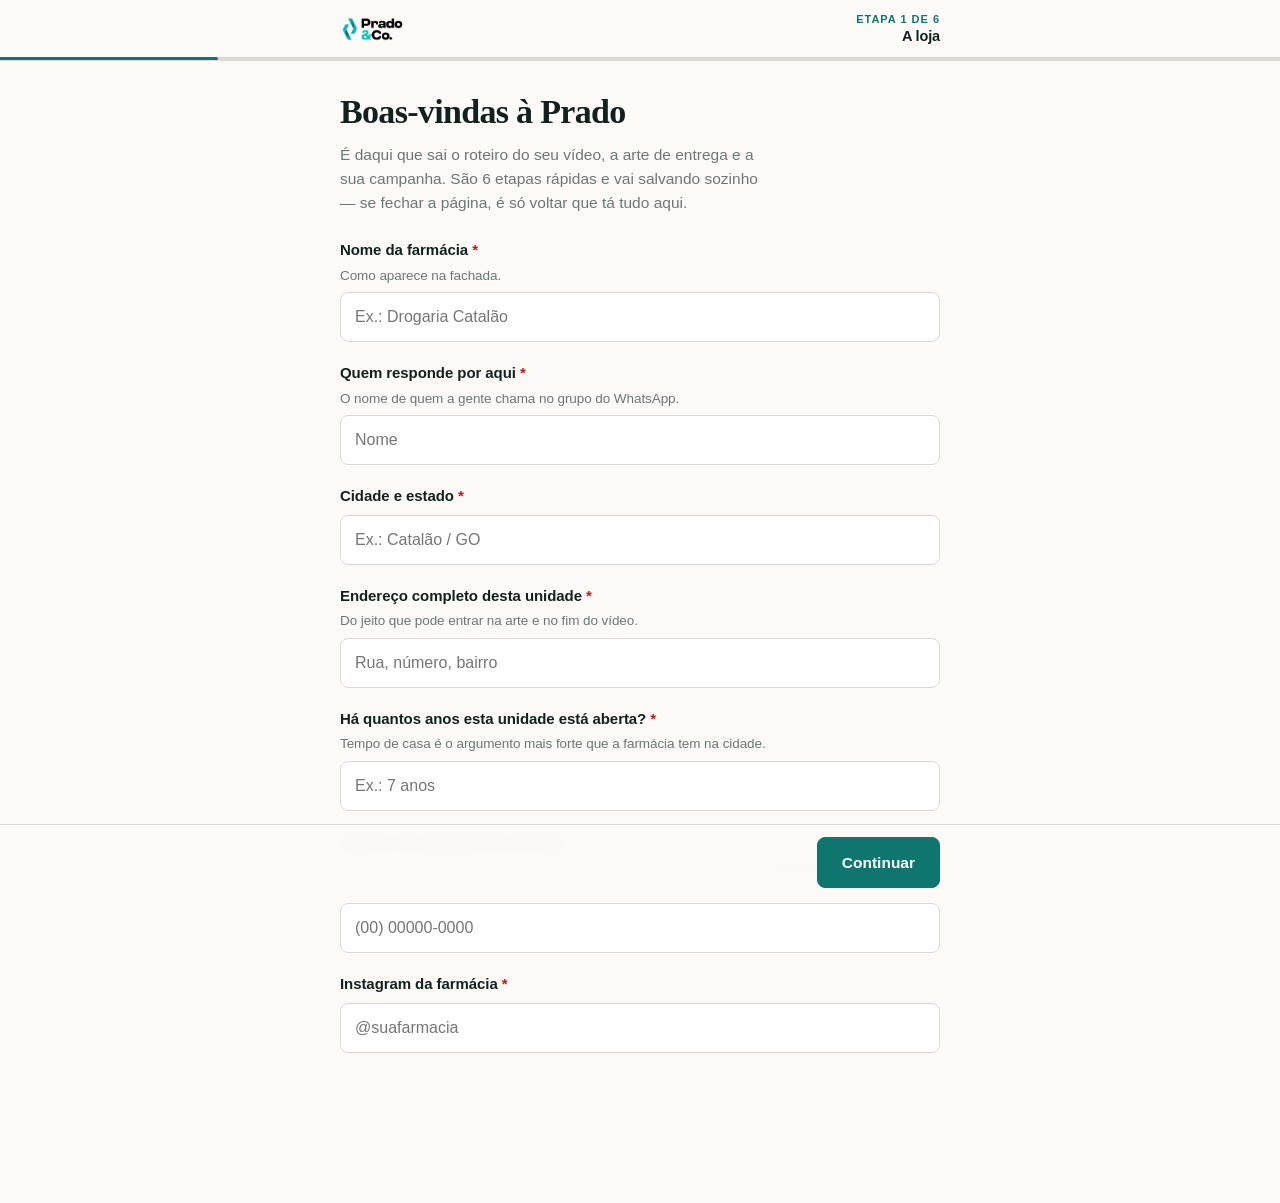
<file: formulario.html>
<!DOCTYPE html>
<html lang="pt-BR">
<head>
<meta charset="utf-8">
<meta name="viewport" content="width=device-width, initial-scale=1, viewport-fit=cover">
<title>Boas-vindas — Formulário | Prado &amp; Co</title>
<style>
  :root{
    --tinta:#12211f;
    --papel:#FBFAF7;
    --verde:#0F766E;
    --verde-fundo:#0c5f59;
    --verde-claro:#E3F0EE;
    --verde-borda:#B9D8D3;
    --traco:#DCD9D2;
    --apagado:#6B7773;
    --destaque:#FDF6E3;
    --destaque-borda:#EBD9A8;
    --erro:#B91C1C;
  }
  *{box-sizing:border-box}
  html,body{height:100%}
  body{
    margin:0;background:var(--papel);color:var(--tinta);
    font-family:"Inter","Segoe UI",-apple-system,BlinkMacSystemFont,Roboto,Helvetica,Arial,sans-serif;
    font-size:16px;line-height:1.5;-webkit-font-smoothing:antialiased;
  }

  /* ---------- topo fixo: logo + etapa + progresso ---------- */
  .topo{
    position:sticky;top:0;z-index:20;background:rgba(251,250,247,.97);
    backdrop-filter:blur(8px);border-bottom:1px solid var(--traco);
  }
  .topo-linha{
    max-width:640px;margin:0 auto;padding:13px 20px 12px;
    display:flex;align-items:center;gap:14px;
  }
  .topo img{height:30px;width:auto;display:block;flex:none}
  .etapa-nome{
    margin-left:auto;text-align:right;line-height:1.25;min-width:0;
  }
  .etapa-nome b{display:block;font-size:14.5px;font-weight:650;letter-spacing:-.01em}
  .etapa-nome span{
    display:block;font-size:11px;font-weight:700;letter-spacing:.09em;
    text-transform:uppercase;color:var(--verde);
  }
  .progresso{height:3px;width:100%;background:var(--traco)}
  .progresso i{
    display:block;height:100%;width:0;background:var(--verde);
    border-radius:0 3px 3px 0;transition:width .4s cubic-bezier(.4,0,.2,1);
  }

  .wrap{max-width:640px;margin:0 auto;padding:0 20px 130px}

  /* ---------- telas ---------- */
  .tela{display:none}
  .tela.ativa{display:block;animation:entra .3s cubic-bezier(.2,.6,.3,1) both}
  @keyframes entra{from{opacity:0;transform:translateY(10px)}to{opacity:1;transform:none}}

  .cabeca{padding:32px 0 0}
  h1{
    font-family:Georgia,"Times New Roman",serif;font-size:clamp(27px,7vw,34px);
    line-height:1.12;margin:0 0 12px;font-weight:600;letter-spacing:-.02em;
  }
  .explica{margin:0 0 24px;color:var(--apagado);font-size:15.5px;line-height:1.55;max-width:50ch}

  .dica{
    margin:0 0 20px;padding:14px 16px;background:var(--destaque);
    border:1px solid var(--destaque-borda);border-left:4px solid #B8860B;
    border-radius:6px;font-size:14.5px;
  }

  /* ---------- campos ---------- */
  .campo-extra{margin:0 0 20px}
  .campo-extra label{display:block;font-size:15px;font-weight:650;margin:0 0 7px;letter-spacing:-.005em}
  .campo-extra .op{color:var(--apagado);font-weight:400}
  .campo-extra .obs{display:block;font-weight:400;font-size:13.5px;color:var(--apagado);margin-top:4px;line-height:1.45}
  .campo-extra input, .campo-extra textarea{
    width:100%;font:inherit;font-size:16px;padding:12px 14px;
    border:1px solid var(--traco);border-radius:8px;background:#fff;color:var(--tinta);
    transition:border-color .15s,box-shadow .15s;
  }
  .campo-extra textarea{resize:none;overflow:hidden;min-height:82px;line-height:1.5}
  .campo-extra input:focus, .campo-extra textarea:focus{
    outline:none;border-color:var(--verde);box-shadow:0 0 0 3px var(--verde-claro)}
  .campo-extra.erro input, .campo-extra.erro textarea{border-color:var(--erro);background:#FFFBFB}
  .campo-extra .aviso{display:none;font-size:13.5px;color:var(--erro);margin-top:7px}
  .campo-extra.erro .aviso{display:block}

  .escolhas{display:flex;flex-wrap:wrap;gap:9px;margin:2px 0 0}
  .escolhas label{
    display:inline-flex;align-items:center;gap:9px;margin:0;font-size:15px;font-weight:500;
    padding:11px 16px;background:#fff;border:1px solid var(--traco);border-radius:30px;cursor:pointer;
    transition:border-color .15s,background .15s;
  }
  .escolhas label:hover{border-color:#BFC7C4}
  .escolhas input{width:18px;height:18px;margin:0;accent-color:var(--verde);cursor:pointer;flex:none}
  .escolhas label.marcada{background:var(--verde-claro);border-color:var(--verde-borda);font-weight:650}

  .numeros{display:grid;grid-template-columns:repeat(6,1fr);gap:8px;margin:2px 0 0}
  .numeros label{
    position:relative;
    display:inline-flex;align-items:center;justify-content:center;margin:0;
    padding:12px 4px;font-size:15px;font-weight:650;
    background:#fff;border:1px solid var(--traco);border-radius:8px;cursor:pointer;
    transition:border-color .15s,background .15s,color .15s;
  }
  .numeros input{position:absolute;opacity:0;width:0;height:0}
  .numeros label:hover{border-color:#BFC7C4}
  .numeros label.marcada{background:var(--verde);border-color:var(--verde);color:#fff}
  .numeros label.nenhum{grid-column:1/-1;border-radius:30px;font-weight:500}

  .acao{
    display:flex;gap:13px;align-items:flex-start;
    padding:15px;margin:0 0 10px;background:#fff;
    border:1px solid var(--traco);border-radius:8px;cursor:pointer;
    transition:border-color .15s,background .15s;
  }
  .acao:hover{border-color:#BFC7C4}
  .acao input[type=checkbox]{width:21px;height:21px;margin:2px 0 0;accent-color:var(--verde);flex:none;cursor:pointer}
  .acao .txt{flex:1}
  .acao .nome{font-weight:650;font-size:15.5px;display:block}
  .acao .desc{font-size:14px;color:var(--apagado);display:block;margin-top:3px;line-height:1.45}
  .acao.marcada{background:var(--verde-claro);border-color:var(--verde-borda)}

  .caixa{margin:0 0 16px;border:1px solid var(--traco);border-radius:8px;background:#fff;overflow:hidden}
  .caixa > .topo-caixa{
    display:flex;align-items:center;gap:10px;flex-wrap:wrap;
    padding:11px 15px;background:#F4F2ED;border-bottom:1px solid var(--traco);
  }
  .caixa .titulo{font-weight:650;font-size:15px}
  .caixa .sub{font-size:13px;color:var(--apagado);margin-left:auto}
  .caixa textarea{
    width:100%;border:0;font:inherit;font-size:16px;padding:13px 15px;
    resize:none;overflow:hidden;min-height:104px;background:#fff;color:var(--tinta);
  }
  .caixa textarea:focus{outline:none}
  .caixa.ok{border-color:var(--verde-borda)}
  .caixa.ok > .topo-caixa{background:var(--verde-claro);border-color:var(--verde-borda)}
  .caixa.erro{border-color:var(--erro)}

  .condicional{display:none}
  .condicional.aberto{display:block;animation:abre .2s ease}
  @keyframes abre{from{opacity:0;transform:translateY(-4px)}to{opacity:1;transform:none}}
  .aninhado{
    margin:16px 0 4px;padding:18px 18px 2px;background:#fff;
    border:1px solid var(--verde-borda);border-left:3px solid var(--verde);
    border-radius:0 8px 8px 0;
  }

  .selo{
    font-size:11px;font-weight:700;letter-spacing:.04em;text-transform:uppercase;
    color:var(--verde);background:var(--verde-claro);border:1px solid var(--verde-borda);
    padding:4px 11px;border-radius:20px;display:inline-block;margin:0 0 12px;
  }
  .req{color:var(--erro)}

  /* ---------- barra de navegação ---------- */
  .nav{
    position:fixed;left:0;right:0;bottom:0;z-index:20;
    background:rgba(251,250,247,.97);backdrop-filter:blur(8px);
    border-top:1px solid var(--traco);
    padding-bottom:env(safe-area-inset-bottom);
  }
  .nav-linha{
    max-width:640px;margin:0 auto;padding:12px 20px;
    display:flex;gap:11px;align-items:center;
  }
  .guardado{
    font-size:12.5px;color:var(--verde);flex:1;min-width:0;
    opacity:0;transition:opacity .3s;
  }
  .guardado.visivel{opacity:1}
  button{
    font:inherit;font-size:15.5px;font-weight:650;padding:13px 24px;border-radius:8px;
    cursor:pointer;border:1px solid var(--verde);background:var(--verde);color:#fff;flex:none;
    transition:background .15s;
  }
  button:hover{background:var(--verde-fundo)}
  button:focus-visible{outline:2px solid var(--tinta);outline-offset:2px}
  button.fantasma{background:transparent;color:var(--apagado);border-color:var(--traco);padding:13px 18px}
  button.fantasma:hover{background:#fff;color:var(--tinta);border-color:#BFC7C4}
  button[disabled]{opacity:.55;cursor:default}

  footer{margin:26px 0 0;font-size:13.5px;color:var(--apagado)}

  /* ---------- entrada rápida ---------- */
  .surge{animation:surge .6s cubic-bezier(.2,.6,.3,1) both}
  .surge-2{animation:surge .6s cubic-bezier(.2,.6,.3,1) .09s both}
  @keyframes surge{from{opacity:0;transform:translateY(14px)}to{opacity:1;transform:none}}

  @media (max-width:560px){
    .numeros{grid-template-columns:repeat(4,1fr)}
    .caixa .sub{margin-left:0;flex-basis:100%}
    .nav-linha{padding:11px 16px;flex-wrap:wrap}
    .guardado{flex-basis:100%;order:-1;text-align:center;font-size:12px;margin-bottom:2px}
    .nav button{flex:1}
    .topo-linha{padding:11px 16px 10px}
    .wrap{padding:0 16px 130px}
  }
  @media (prefers-reduced-motion:reduce){
    *,*::before,*::after{animation-duration:.01ms !important;transition-duration:.01ms !important}
  }
</style>
</head>
<body>

<div class="topo surge">
  <div class="topo-linha">
    <img src="[data-uri]" alt="Prado &amp; Co">
    <div class="etapa-nome">
      <span id="etapaNum">Etapa 1 de 6</span>
      <b id="etapaTitulo">A loja</b>
    </div>
  </div>
  <div class="progresso"><i id="barraProg"></i></div>
</div>

<div class="wrap surge-2">

<!-- ETAPA 1 -->
<section class="tela ativa" data-etapa="A loja">
  <div class="cabeca">
    <h1>Boas-vindas à Prado</h1>
    <p class="explica">É daqui que sai o roteiro do seu vídeo, a arte de entrega e a sua campanha.
    São 6 etapas rápidas e vai salvando sozinho — se fechar a página, é só voltar que tá tudo aqui.</p>
  </div>

  <div class="campo-extra" data-obr>
    <label for="farmacia">Nome da farmácia <span class="req">*</span>
      <span class="obs">Como aparece na fachada.</span></label>
    <input id="farmacia" type="text" autocomplete="off" placeholder="Ex.: Drogaria Catalão">
    <span class="aviso">Escreve o nome da farmácia pra gente saber de quem é.</span>
  </div>

  <div class="campo-extra" data-obr>
    <label for="responsavel">Quem responde por aqui <span class="req">*</span>
      <span class="obs">O nome de quem a gente chama no grupo do WhatsApp.</span></label>
    <input id="responsavel" type="text" placeholder="Nome">
    <span class="aviso">Preenche o nome do responsável.</span>
  </div>

  <div class="campo-extra" data-obr>
    <label for="cidade">Cidade e estado <span class="req">*</span></label>
    <input id="cidade" type="text" placeholder="Ex.: Catalão / GO">
    <span class="aviso">Preenche a cidade.</span>
  </div>

  <div class="campo-extra" data-obr>
    <label for="endereco">Endereço completo desta unidade <span class="req">*</span>
      <span class="obs">Do jeito que pode entrar na arte e no fim do vídeo.</span></label>
    <input id="endereco" type="text" placeholder="Rua, número, bairro">
    <span class="aviso">Preenche o endereço.</span>
  </div>

  <div class="campo-extra" data-obr>
    <label for="anosLoja">Há quantos anos esta unidade está aberta? <span class="req">*</span>
      <span class="obs">Tempo de casa é o argumento mais forte que a farmácia tem na cidade.</span></label>
    <input id="anosLoja" type="text" placeholder="Ex.: 7 anos">
    <span class="aviso">Responde há quantos anos a loja está aberta.</span>
  </div>

  <div class="campo-extra" data-obr>
    <label for="whatsAtend">Número de atendimento da loja <span class="req">*</span>
      <span class="obs">É pra esse número que o anúncio manda o cliente, então precisa ser um
      <b>WhatsApp Business</b> — com DDD. Se ainda não tiver, a gente te ajuda a criar.</span></label>
    <input id="whatsAtend" type="tel" placeholder="(00) 00000-0000">
    <span class="aviso">Preenche o número de atendimento.</span>
  </div>

  <div class="campo-extra" data-obr>
    <label for="instagram">Instagram da farmácia <span class="req">*</span></label>
    <input id="instagram" type="text" placeholder="@suafarmacia">
    <span class="aviso">Preenche o @ do Instagram.</span>
  </div>
</section>

<!-- ETAPA 2 -->
<section class="tela" data-etapa="A entrega">
  <div class="cabeca">
    <h1>A entrega</h1>
    <p class="explica">A entrega é o que mais funciona no anúncio de farmácia. Só precisa ser exato:
    a gente nunca anuncia condição que a loja não faz.</p>
  </div>

  <div class="campo-extra" data-obr>
    <label>Vocês fazem entrega? <span class="req">*</span></label>
    <div class="escolhas" data-radio="fazEntrega">
      <label><input type="radio" name="fazEntrega" value="Sim"> Sim</label>
      <label><input type="radio" name="fazEntrega" value="Não"> Não</label>
    </div>
    <span class="aviso">Responde se a loja faz entrega.</span>
  </div>

  <div class="condicional" id="blocoEntrega">
    <div class="aninhado">
      <div class="campo-extra">
        <label>A entrega é grátis? <span class="req">*</span></label>
        <div class="escolhas" data-radio="tipoFrete">
          <label><input type="radio" name="tipoFrete" value="Sempre grátis"> Sempre grátis</label>
          <label><input type="radio" name="tipoFrete" value="Grátis acima de um valor"> Grátis acima de um valor</label>
          <label><input type="radio" name="tipoFrete" value="Sempre tem taxa"> Sempre tem taxa</label>
        </div>
        <span class="aviso">Marca como funciona o frete.</span>
      </div>

      <div class="campo-extra condicional" id="blocoValorMinimo">
        <label for="valorMinimo">A partir de qual valor de compra fica grátis?</label>
        <input id="valorMinimo" type="text" placeholder="Ex.: R$ 30">
        <span class="aviso">Preenche a partir de qual valor a entrega fica grátis.</span>
      </div>

      <div class="campo-extra condicional" id="blocoTaxa">
        <label for="taxa">Quanto custa a entrega quando não é grátis?</label>
        <input id="taxa" type="text" placeholder="Ex.: R$ 5 fixo em qualquer bairro">
        <span class="aviso">Preenche quanto custa a entrega.</span>
      </div>

      <div class="campo-extra">
        <label for="raioKm">Até onde vocês entregam? <span class="req">*</span>
          <span class="obs">Pode ser em km ou em bairro mesmo — o que for mais fácil.</span></label>
        <input id="raioKm" type="text" placeholder="Ex.: até 5 km / a cidade toda">
        <span class="aviso">Responde até onde vocês entregam.</span>
      </div>

      <div class="campo-extra" style="margin-bottom:14px">
        <label>Quem faz a entrega?</label>
        <div class="escolhas" data-radio="motoboy">
          <label><input type="radio" name="motoboy" value="Motoboy próprio"> Motoboy próprio</label>
          <label><input type="radio" name="motoboy" value="Terceirizado"> Terceirizado</label>
          <label><input type="radio" name="motoboy" value="Aplicativo"> Aplicativo</label>
        </div>
      </div>
    </div>
  </div>
</section>

<!-- ETAPA 3 -->
<section class="tela" data-etapa="O pagamento">
  <div class="cabeca">
    <h1>O pagamento</h1>
    <p class="explica">Parcelamento é o segundo argumento que mais funciona depois da entrega.
    Escolhe em quantas vezes vocês parcelam sem juros.</p>
  </div>

  <div class="campo-extra" data-obr id="campoParcelas">
    <label>Parcelam em quantas vezes sem juros? <span class="req">*</span></label>
    <div class="numeros" data-radio="parcelas" id="listaParcelas"></div>
    <span class="aviso">Escolhe uma opção.</span>
  </div>
</section>

<!-- ETAPA 4 -->
<section class="tela" data-etapa="Produtos e serviços">
  <div class="cabeca">
    <h1>Produtos e serviços</h1>
    <p class="explica">É daqui que a gente tira os produtos que entram no roteiro do vídeo.</p>
  </div>

  <div class="dica">
    <b>Não precisa listar tudo.</b> A gente quer saber onde vocês são imbatíveis de preço — é isso
    que vira argumento no vídeo.
  </div>

  <div class="caixa" id="caixaPreco">
    <div class="topo-caixa"><span class="titulo">Onde vocês têm o melhor preço <span class="req">*</span></span><span class="sub">genérico, fralda, leite, perfumaria...</span></div>
    <textarea id="melhorPreco" placeholder="Ex.: genérico a gente cobre qualquer preço da cidade&#10;fralda Pompom é sempre mais barata que o concorrente&#10;leite Ninho a gente compra em volume"></textarea>
  </div>
  <p id="erroPreco" style="display:none;margin:-8px 0 16px;font-size:13.5px;color:#B91C1C">
    Sem isso a gente não tem argumento de preço pro vídeo. Escreve pelo menos uma categoria.</p>

  <div class="campo-extra">
    <label for="vendeBem">O que mais vende na loja? <span class="op">(opcional)</span></label>
    <textarea id="vendeBem" placeholder="Pode ser categoria mesmo: fralda, dermocosmético, genérico, suplemento."></textarea>
  </div>

  <p class="explica" style="margin:0 0 12px"><b>Serviços gratuitos na loja.</b> Marque tudo que
  vocês já fazem — cada um desses vira motivo pro cliente entrar na farmácia.</p>

  <label class="acao">
    <input type="checkbox" name="servicos" value="Aferição de pressão">
    <span class="txt"><span class="nome">Aferição de pressão</span>
      <span class="desc">O serviço que mais traz o público fiel da farmácia pra dentro da loja.</span></span>
  </label>
  <label class="acao">
    <input type="checkbox" name="servicos" value="Teste de glicemia">
    <span class="txt"><span class="nome">Teste de glicemia</span>
      <span class="desc">Anda junto com a pressão e costuma render dia de movimento.</span></span>
  </label>
  <label class="acao">
    <input type="checkbox" name="servicos" value="Aplicação de injetáveis">
    <span class="txt"><span class="nome">Aplicação de injetáveis</span>
      <span class="desc">Nem toda farmácia da cidade tem. Se vocês têm, é diferencial forte.</span></span>
  </label>
  <label class="acao">
    <input type="checkbox" name="servicos" value="Farmacêutico na loja">
    <span class="txt"><span class="nome">Farmacêutico sempre na loja</span>
      <span class="desc">Vale dizer no vídeo: passa segurança em quem compra remédio.</span></span>
  </label>
  <label class="acao">
    <input type="checkbox" name="servicos" value="Furo de orelha">
    <span class="txt"><span class="nome">Furo de orelha</span>
      <span class="desc">Traz mãe com criança e movimenta a loja no fim de semana.</span></span>
  </label>

  <div class="campo-extra" style="margin-top:18px">
    <label for="diferencial">Algum diferencial que a concorrência da sua cidade não tem? <span class="op">(opcional)</span></label>
    <textarea id="diferencial" placeholder="Ex.: somos a única aberta até meia-noite / temos manipulação própria"></textarea>
  </div>
</section>

<!-- ETAPA 5 -->
<section class="tela" data-etapa="Gestão de tráfego">
  <div class="cabeca">
    <span class="selo">a gente cuida</span>
    <h1>Gestão de tráfego</h1>
    <p class="explica">Pra subir a campanha do seu vídeo. Se não souber responder alguma, marca
    "não sei" que a gente descobre junto com você.</p>
  </div>

  <div class="campo-extra" data-obr>
    <label>Já têm uma página criada no Facebook? <span class="req">*</span></label>
    <div class="escolhas" data-radio="temPagina">
      <label><input type="radio" name="temPagina" value="Sim"> Sim</label>
      <label><input type="radio" name="temPagina" value="Não"> Não</label>
      <label><input type="radio" name="temPagina" value="Não sei"> Não sei</label>
    </div>
    <span class="aviso">Responde se já existe página no Facebook.</span>
  </div>

  <div class="campo-extra condicional" id="blocoPagina">
    <label for="linkPagina">Qual o nome ou link da página? <span class="op">(opcional)</span></label>
    <input id="linkPagina" type="text" placeholder="facebook.com/suafarmacia">
  </div>

  <div class="campo-extra" data-obr>
    <label>Já têm ou já tiveram conta de anúncios? <span class="req">*</span>
      <span class="obs">Gerenciador de Negócios, Business Manager ou qualquer impulsionamento que já rodou.</span></label>
    <div class="escolhas" data-radio="temAds">
      <label><input type="radio" name="temAds" value="Sim, hoje"> Sim, hoje</label>
      <label><input type="radio" name="temAds" value="Já tive"> Já tive</label>
      <label><input type="radio" name="temAds" value="Nunca"> Nunca</label>
      <label><input type="radio" name="temAds" value="Não sei"> Não sei</label>
    </div>
    <span class="aviso">Responde sobre a conta de anúncios.</span>
  </div>

  <div class="campo-extra" data-obr>
    <label>Prefere pagar o tráfego no Pix ou no cartão? <span class="req">*</span>
      <span class="obs">São R$ 500 no mês, pagos direto pro Facebook.</span></label>
    <div class="escolhas" data-radio="formaTrafego">
      <label><input type="radio" name="formaTrafego" value="Pix"> Pix</label>
      <label><input type="radio" name="formaTrafego" value="Cartão"> Cartão</label>
    </div>
    <span class="aviso">Escolhe Pix ou cartão.</span>
  </div>

  <div class="campo-extra condicional" id="blocoCpf">
    <label for="cpf">CPF ou CNPJ do titular <span class="op">(opcional)</span>
      <span class="obs">O Facebook pede pra gerar o código Pix. Pode ser o CPF de quem paga ou o
      CNPJ da farmácia. A gente te manda o código pronto.</span></label>
    <input id="cpf" type="text" placeholder="CPF ou CNPJ">
  </div>

  <div class="dica">
    <b>Última coisa:</b> o login do Facebook e do Instagram você manda direto no grupo ou no privado
    do Bernardo. Por aqui não precisa.
  </div>
</section>

<!-- ETAPA 6 -->
<section class="tela" data-etapa="Mais alguma coisa">
  <div class="cabeca">
    <h1>Mais alguma coisa?</h1>
    <p class="explica">Algo que você quer que a gente saiba antes de começar a produzir.
    Se não tiver nada, pode enviar assim mesmo.</p>
  </div>

  <div class="campo-extra">
    <label for="observacoes">Observações <span class="op">(opcional)</span></label>
    <textarea id="observacoes" placeholder="Ex.: não quero aparecer nos vídeos / a gente já tem material da rede"></textarea>
  </div>

  <div id="pendencias" style="display:none"></div>

  <footer>Ao enviar, tudo chega direto na Prado — não precisa colar no grupo.</footer>
</section>

</div>

<div class="nav">
  <div class="nav-linha">
    <button type="button" class="fantasma" id="btnVoltar" onclick="voltar()">Voltar</button>
    <span class="guardado" id="rascunho">✓ Salvo neste aparelho</span>
    <button type="button" id="btnAvancar" onclick="avancar()">Continuar</button>
  </div>
</div>

<script>
(function(){
  const SUPA_URL = "https://avitrcjknuphgdgzlmen.supabase.co";
  const SUPA_KEY = "eyJhbGciOiJIUzI1NiIsInR5cCI6IkpXVCJ9.eyJpc3MiOiJzdXBhYmFzZSIsInJlZiI6ImF2aXRyY2prbnVwaGdkZ3psbWVuIiwicm9sZSI6ImFub24iLCJpYXQiOjE3ODI0NjI4MjEsImV4cCI6MjA5ODAzODgyMX0.R7GLAiNMXv76mpti8_Ftwr6DqL3JbLUiwC74PmPFNBw";
  const TABELA = "onboarding_farmacia";

  const $ = id => document.getElementById(id);
  const telas = Array.from(document.querySelectorAll('.tela'));
  const TOTAL = telas.length;
  let atual = 0;

  /* obrigatórios por etapa */
  const OBRIGATORIOS = [
    [['farmacia','texto'],['responsavel','texto'],['cidade','texto'],['endereco','texto'],
     ['anosLoja','texto'],['whatsAtend','texto'],['instagram','texto']],
    [['fazEntrega','radio']],
    [['parcelas','radio']],
    [['melhorPreco','texto']],
    [['temPagina','radio'],['temAds','radio'],['formaTrafego','radio']],
    []
  ];

  function val(id){ const e=$(id); return e ? e.value.trim() : ''; }
  function radio(nome){ const m=document.querySelector('[name="'+nome+'"]:checked'); return m ? m.value : ''; }
  function checks(nome){ return Array.from(document.querySelectorAll('[name="'+nome+'"]:checked')).map(e=>e.value); }

  /* ---- parcelas: 1x a 12x + não parcelamos ---- */
  (function(){
    let html = '';
    for (let i=1; i<=12; i++){
      html += '<label><input type="radio" name="parcelas" value="'+i+'x">'+i+'x</label>';
    }
    html += '<label class="nenhum"><input type="radio" name="parcelas" value="Não parcelamos">Não parcelamos</label>';
    $('listaParcelas').innerHTML = html;
  })();

  const areas = Array.from(document.querySelectorAll('textarea'));
  function crescer(t){ t.style.height='auto'; t.style.height=(t.scrollHeight+2)+'px'; }

  /* pílulas e cartões acendem quando marcados */
  document.querySelectorAll('.escolhas input, .numeros input').forEach(inp => {
    inp.addEventListener('change', () => {
      if (inp.type === 'radio') {
        document.querySelectorAll('[name="'+inp.name+'"]').forEach(o => o.closest('label').classList.remove('marcada'));
      }
      inp.closest('label').classList.toggle('marcada', inp.checked);
    });
  });
  document.querySelectorAll('.acao input[type=checkbox]').forEach(cb => {
    cb.addEventListener('change', () => cb.closest('.acao').classList.toggle('marcada', cb.checked));
  });

  /* blocos que abrem conforme a resposta */
  function condicional(nome, valores, alvo){
    document.querySelectorAll('[name="'+nome+'"]').forEach(r => {
      r.addEventListener('change', () => {
        $(alvo).classList.toggle('aberto', valores.indexOf(radio(nome)) > -1);
      });
    });
  }
  condicional('fazEntrega', ['Sim'], 'blocoEntrega');
  condicional('tipoFrete', ['Grátis acima de um valor'], 'blocoValorMinimo');
  condicional('tipoFrete', ['Grátis acima de um valor','Sempre tem taxa'], 'blocoTaxa');
  condicional('temPagina', ['Sim','Não sei'], 'blocoPagina');
  condicional('formaTrafego', ['Pix'], 'blocoCpf');

  /* ---- navegação ---- */
  function faltantesDa(i){
    const falta = OBRIGATORIOS[i].filter(([id,tipo]) => tipo === 'radio' ? !radio(id) : !val(id));
    /* se faz entrega, o tipo de frete e o raio viram obrigatórios */
    if (i === 1 && radio('fazEntrega') === 'Sim'){
      if (!radio('tipoFrete')) falta.push(['tipoFrete','radio']);
      if (!val('raioKm')) falta.push(['raioKm','texto']);
      if (radio('tipoFrete') === 'Grátis acima de um valor' && !val('valorMinimo')) falta.push(['valorMinimo','texto']);
      if ((radio('tipoFrete') === 'Sempre tem taxa' || radio('tipoFrete') === 'Grátis acima de um valor') && !val('taxa')) falta.push(['taxa','texto']);
    }
    return falta;
  }
  function limparErros(i){
    telas[i].querySelectorAll('.campo-extra.erro').forEach(c=>c.classList.remove('erro'));
    if (i === 3){ $('erroPreco').style.display='none'; $('caixaPreco').classList.remove('erro'); }
  }
  function marcarErros(i, falta){
    let primeiro = null;
    falta.forEach(([id,tipo]) => {
      let alvo;
      if (id === 'melhorPreco'){
        $('erroPreco').style.display='block';
        $('caixaPreco').classList.add('erro');
        alvo = $('caixaPreco');
      } else {
        const el = tipo === 'radio' ? document.querySelector('[name="'+id+'"]') : $(id);
        alvo = el.closest('.campo-extra');
        if (alvo) alvo.classList.add('erro');
      }
      if (!primeiro) primeiro = alvo;
    });
    if (primeiro) primeiro.scrollIntoView({behavior:'smooth', block:'center'});
  }

  function mostrar(i){
    telas[atual].classList.remove('ativa');
    atual = i;
    telas[atual].classList.add('ativa');
    $('etapaNum').textContent = 'Etapa ' + (atual+1) + ' de ' + TOTAL;
    $('etapaTitulo').textContent = telas[atual].dataset.etapa;
    $('barraProg').style.width = Math.round((atual+1)/TOTAL*100) + '%';
    $('btnVoltar').style.visibility = atual === 0 ? 'hidden' : 'visible';
    $('btnAvancar').textContent = atual === TOTAL-1 ? 'Enviar pra Prado' : 'Continuar';
    telas[atual].querySelectorAll('textarea').forEach(crescer);
    window.scrollTo({top:0, behavior:'smooth'});
    salvarRascunho();
  }

  window.voltar = function(){ if (atual > 0) mostrar(atual-1); };

  window.avancar = function(){
    limparErros(atual);
    const falta = faltantesDa(atual);
    if (falta.length){ marcarErros(atual, falta); return; }
    if (atual < TOTAL-1){ mostrar(atual+1); return; }
    enviar();
  };

  /* ---- salva no aparelho a cada digitada ---- */
  const CHAVE='pradoOnboardingRascunho';
  const avisoR=$('rascunho');
  function campos(){ return Array.from(document.querySelectorAll('textarea, input[type=text], input[type=tel]')); }
  function salvarRascunho(){
    const d={txt:{},rad:{},chk:[],etapa:atual};
    campos().forEach((el,i)=>{ if(el.value) d.txt[i]=el.value; });
    document.querySelectorAll('input[type=radio]:checked').forEach(r=>{ d.rad[r.name]=r.value; });
    document.querySelectorAll('input[type=checkbox]:checked').forEach(c=>{ d.chk.push(c.name+'||'+c.value); });
    const algo = Object.keys(d.txt).length || Object.keys(d.rad).length || d.chk.length;
    try{ localStorage.setItem(CHAVE, JSON.stringify(d)); if(algo) avisoR.classList.add('visivel'); }catch(e){}
  }
  function lerRascunho(){
    let d; try{ d=JSON.parse(localStorage.getItem(CHAVE)||'null'); }catch(e){ return }
    if(!d) return;
    const c=campos();
    Object.keys(d.txt||{}).forEach(i=>{ if(c[i]) c[i].value=d.txt[i]; });
    Object.keys(d.rad||{}).forEach(nome=>{
      const r=document.querySelector('[name="'+nome+'"][value="'+d.rad[nome]+'"]');
      if(r){ r.checked=true; r.dispatchEvent(new Event('change')); }
    });
    (d.chk||[]).forEach(par=>{
      const i=par.indexOf('||');
      const c2=document.querySelector('input[type=checkbox][name="'+par.slice(0,i)+'"][value="'+par.slice(i+2)+'"]');
      if(c2){ c2.checked=true; c2.dispatchEvent(new Event('change')); }
    });
    areas.forEach(crescer);
    avisoR.classList.add('visivel');
    if (typeof d.etapa === 'number' && d.etapa > 0 && d.etapa < TOTAL) mostrar(d.etapa);
  }
  window.limparRascunho=function(){ try{ localStorage.removeItem(CHAVE) }catch(e){} enviado=true; };

  let enviado=false;
  window.addEventListener('beforeunload', function(e){
    if(enviado) return;
    if(val('farmacia') || val('responsavel') || val('melhorPreco')){ e.preventDefault(); e.returnValue=''; }
  });

  areas.forEach(t => { t.addEventListener('input', () => { crescer(t); salvarRascunho(); }); crescer(t); });
  document.querySelectorAll('input').forEach(el => el.addEventListener('input', salvarRascunho));
  document.querySelectorAll('input[type=radio], input[type=checkbox]').forEach(el => el.addEventListener('change', salvarRascunho));

  lerRascunho();
  mostrar(atual);

  /* ---- envio ---- */
  function enviar(){
    /* confere se ficou buraco em etapa anterior */
    for (let i=0; i<TOTAL; i++){
      const falta = faltantesDa(i);
      if (falta.length){
        mostrar(i);
        setTimeout(()=>marcarErros(i, falta), 60);
        return;
      }
    }

    const registro = {
      farmacia: val('farmacia'),
      responsavel: val('responsavel'),
      cidade: val('cidade'),
      endereco: val('endereco'),
      anos_loja: val('anosLoja'),
      whatsapp_atendimento: val('whatsAtend'),
      instagram: val('instagram'),
      faz_entrega: radio('fazEntrega'),
      tipo_frete: radio('tipoFrete'),
      entrega_gratis_acima: val('valorMinimo'),
      taxa_entrega: val('taxa'),
      raio_entrega: val('raioKm'),
      motoboy: radio('motoboy'),
      parcelamento: radio('parcelas'),
      melhor_preco: val('melhorPreco'),
      vende_bem: val('vendeBem'),
      servicos: checks('servicos').join(', '),
      diferencial: val('diferencial'),
      tem_pagina: radio('temPagina'),
      link_pagina: val('linkPagina'),
      tem_conta_ads: radio('temAds'),
      forma_trafego: radio('formaTrafego'),
      cpf_cnpj_titular: val('cpf'),
      observacoes: val('observacoes')
    };

    const btnE = $('btnAvancar');
    if (btnE.dataset.enviando === '1') return;
    btnE.dataset.enviando = '1';
    btnE.disabled = true; btnE.textContent = 'Enviando...';

    fetch(SUPA_URL + '/rest/v1/' + TABELA, {
      method:'POST',
      headers:{'Content-Type':'application/json','apikey':SUPA_KEY,'Authorization':'Bearer '+SUPA_KEY,'Prefer':'return-minimal'},
      body: JSON.stringify(registro)
    }).then(r=>{
      if(!r.ok) throw new Error('rejeitado');
      window.limparRascunho();
      document.querySelector('.nav').style.display='none';
      document.querySelector('.wrap').innerHTML =
        '<div style="text-align:center;padding:70px 20px">' +
        '<div style="width:64px;height:64px;border-radius:50%;background:#0F766E;color:#fff;font-size:32px;display:flex;align-items:center;justify-content:center;margin:0 auto 20px">&#10003;</div>' +
        '<h1 style="font-family:Georgia,serif;font-size:26px;margin:0 0 10px">Recebido!</h1>' +
        '<p style="color:#6B7773;font-size:16px">J&aacute; t&aacute; com a Prado. A gente monta seu roteiro e te chama no grupo. &#128170;</p>' +
        '<p style="color:#6B7773;font-size:14px;margin-top:14px">S&oacute; falta mandar o login do Facebook no grupo que a gente j&aacute; sobe sua campanha.</p></div>';
      $('barraProg').style.width='100%';
      $('etapaNum').textContent='Concluído';
      $('etapaTitulo').textContent='Obrigado!';
      window.scrollTo(0,0);
    }).catch(err=>{
      btnE.dataset.enviando = '0';
      btnE.disabled=false;
      btnE.textContent = 'Tentar de novo';
      const p=$('pendencias');
      p.style.display='block';
      const msg = (err && err.message === 'rejeitado')
        ? 'O envio não completou agora. Tudo que você preencheu continua salvo aqui — toca em "Tentar de novo" e, se não passar, avisa a gente no grupo que resolvemos na hora.'
        : 'Sua internet oscilou e o envio não completou. Tudo que você preencheu continua salvo aqui — é só tocar em "Tentar de novo".';
      p.innerHTML='<p style="color:#B91C1C;font-size:14px;margin:16px 0 0">'+msg+'</p>';
    });
  }
})();
</script>
</body>
</html>
</file>
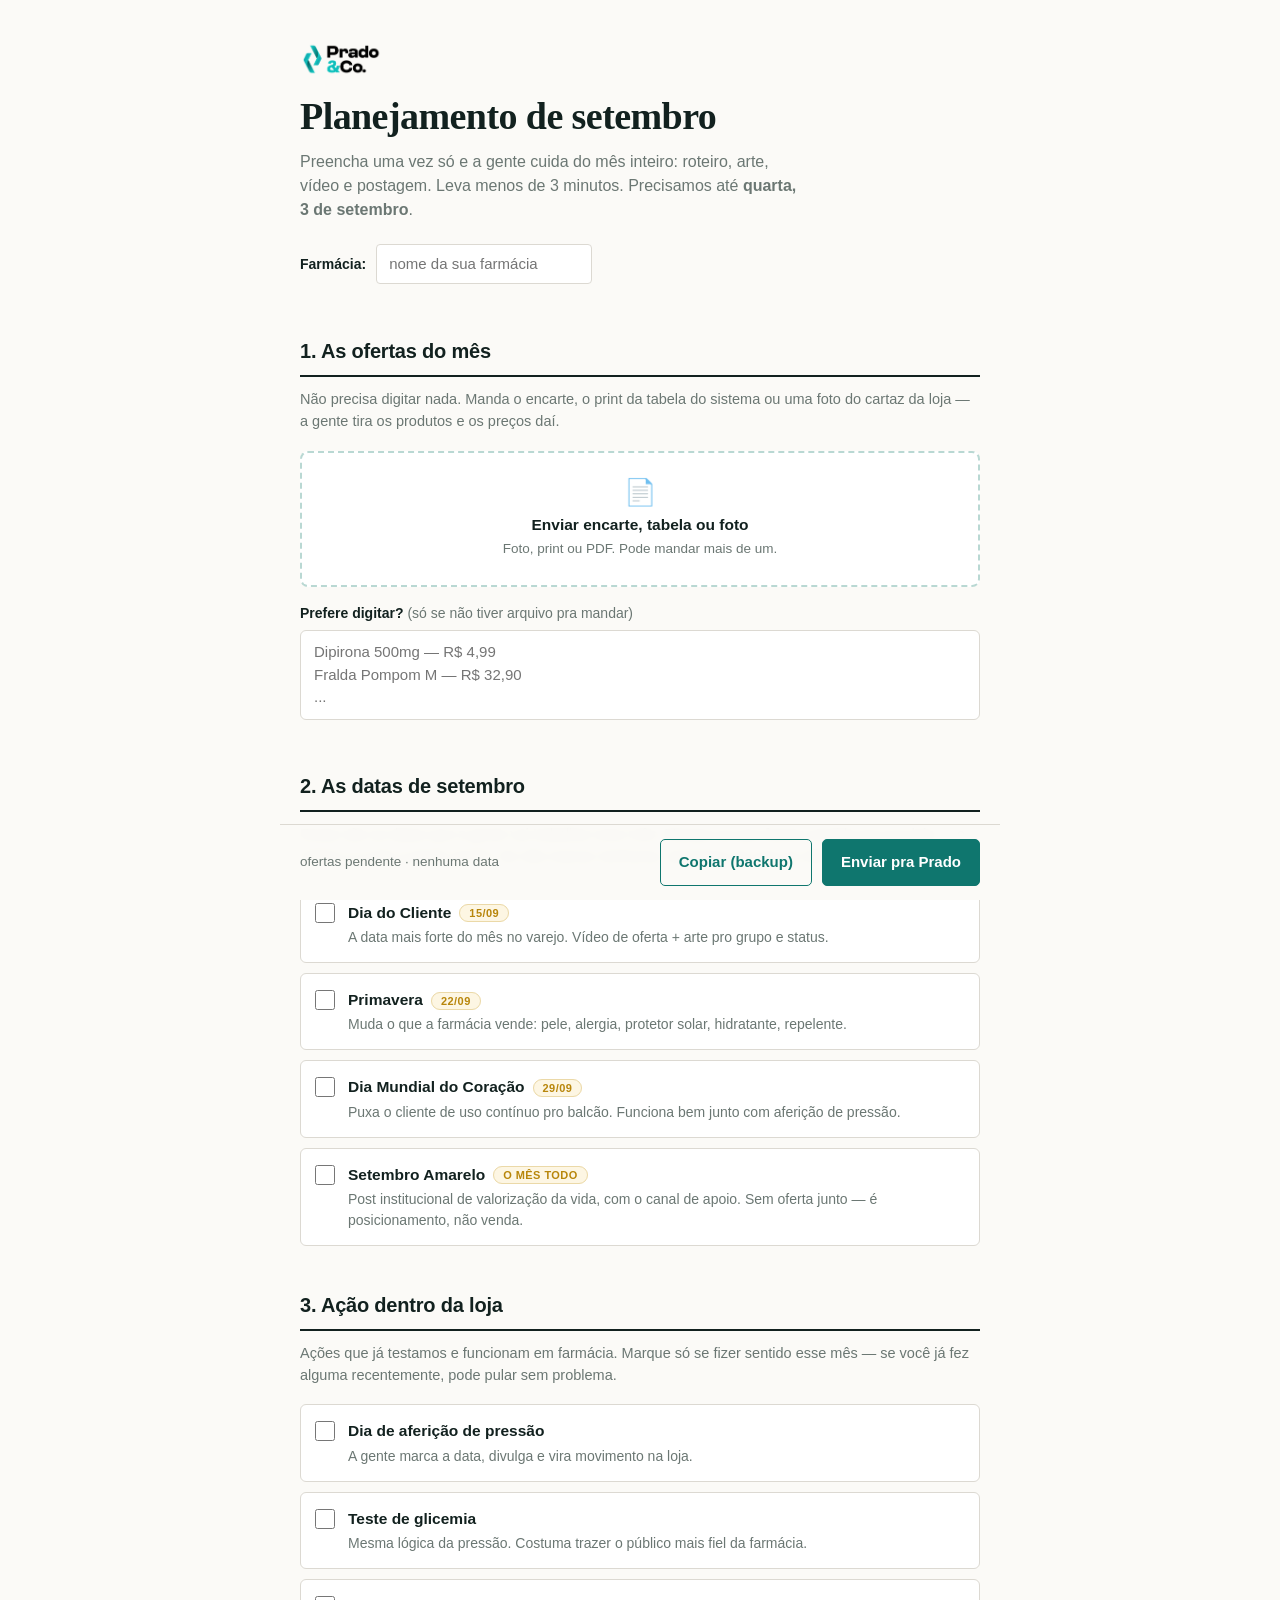
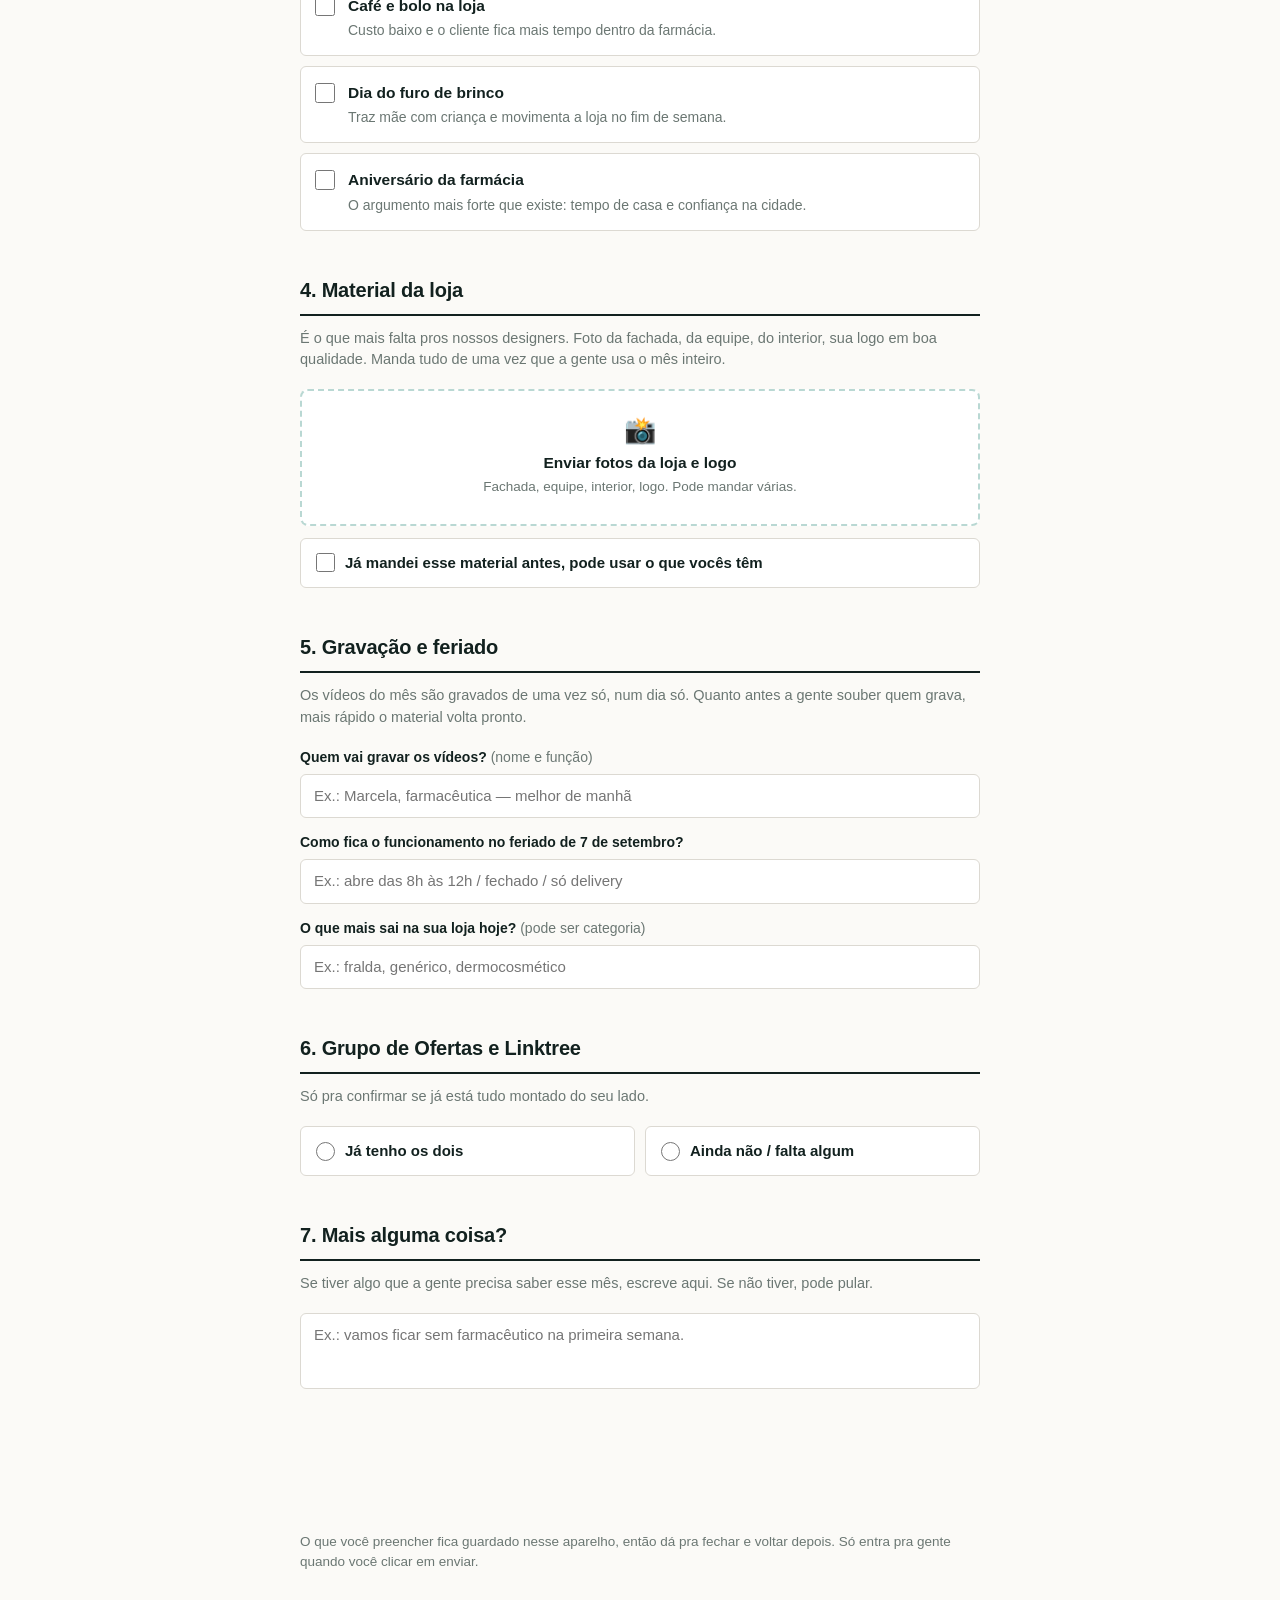
<file: planejamento.html>
<!DOCTYPE html>
<html lang="pt-BR">
<head>
<meta charset="utf-8">
<meta name="viewport" content="width=device-width, initial-scale=1">
<title>Planejamento de setembro — Farmácia | Prado &amp; Co</title>
<style>
  :root{
    --tinta:#12211f;
    --papel:#FBFAF7;
    --verde:#0F766E;
    --verde-claro:#E3F0EE;
    --verde-borda:#B9D8D3;
    --traco:#DCD9D2;
    --apagado:#6B7773;
    --destaque:#FDF6E3;
    --destaque-borda:#EBD9A8;
    --erro:#B4342A;
  }
  *{box-sizing:border-box}
  body{
    margin:0;background:var(--papel);color:var(--tinta);
    font-family:"Inter","Segoe UI",-apple-system,BlinkMacSystemFont,Roboto,Helvetica,Arial,sans-serif;
    font-size:16px;line-height:1.5;-webkit-font-smoothing:antialiased;
  }
  .wrap{max-width:720px;margin:0 auto;padding:0 20px 90px}

  header{padding:40px 0 8px}
  h1{font-family:Georgia,"Times New Roman",serif;font-size:clamp(28px,6vw,38px);line-height:1.1;margin:0 0 12px;font-weight:600;letter-spacing:-.015em}
  .lede{margin:0;color:var(--apagado);max-width:56ch}

  .campo-mes{margin:22px 0 0;display:flex;align-items:center;gap:10px;flex-wrap:wrap}
  .campo-mes label{font-size:14px;font-weight:600}
  .campo-mes input{
    font:inherit;font-size:15px;padding:8px 12px;border:1px solid var(--traco);
    border-radius:4px;background:#fff;max-width:240px;
  }
  .campo-mes input:focus{outline:none;border-color:var(--verde);box-shadow:0 0 0 3px var(--verde-claro)}

  h2{font-size:20px;margin:44px 0 4px;font-weight:650;letter-spacing:-.01em;
     padding-bottom:9px;border-bottom:2px solid var(--tinta)}
  .explica{margin:12px 0 18px;color:var(--apagado);font-size:14.5px}

  .dica{
    margin:0 0 20px;padding:14px 16px;background:var(--destaque);
    border:1px solid var(--destaque-borda);border-left:4px solid #B8860B;
    border-radius:4px;font-size:14.5px;
  }

  /* ---- escolha sim/não ---- */
  .escolha{display:flex;gap:10px;margin:0 0 6px;flex-wrap:wrap}
  .escolha label{
    flex:1;min-width:150px;display:flex;align-items:center;gap:10px;cursor:pointer;
    padding:13px 15px;background:#fff;border:1px solid var(--traco);border-radius:6px;
    font-size:15px;font-weight:600;transition:border-color .15s,background .15s;
  }
  .escolha label:hover{border-color:#BFC7C4}
  .escolha input{width:19px;height:19px;accent-color:var(--verde);flex:none;cursor:pointer;margin:0}
  .escolha label.marcada{background:var(--verde-claro);border-color:var(--verde-borda)}

  /* ---- upload ---- */
  .solta{
    border:2px dashed var(--verde-borda);border-radius:8px;background:#fff;
    padding:26px 20px;text-align:center;cursor:pointer;display:block;
    transition:background .15s,border-color .15s;
  }
  .solta:hover,.solta.sobre{background:var(--verde-claro);border-color:var(--verde)}
  .solta .icone{font-size:26px;line-height:1;display:block;margin:0 0 8px}
  .solta .principal{font-weight:650;font-size:15.5px;display:block}
  .solta .secundario{font-size:13.5px;color:var(--apagado);display:block;margin-top:3px}
  .solta input[type=file]{display:none}

  .arquivos{margin:12px 0 0;padding:0;list-style:none}
  .arquivos li{
    display:flex;align-items:center;gap:11px;padding:10px 13px;margin:0 0 7px;
    background:#fff;border:1px solid var(--traco);border-radius:6px;font-size:14px;
  }
  .arquivos .nome-arq{flex:1;min-width:0;overflow:hidden;text-overflow:ellipsis;white-space:nowrap}
  .arquivos .estado{font-size:13px;color:var(--apagado);flex:none}
  .arquivos li.pronto{border-color:var(--verde-borda);background:var(--verde-claro)}
  .arquivos li.pronto .estado{color:var(--verde);font-weight:650}
  .arquivos li.falhou{border-color:#E8C4C0;background:#FCF2F1}
  .arquivos li.falhou .estado{color:var(--erro);font-weight:650}
  .arquivos .tirar{
    border:0;background:transparent;color:var(--apagado);font-size:20px;line-height:1;
    padding:0 2px;cursor:pointer;flex:none;
  }
  .arquivos .tirar:hover{color:var(--erro)}

  /* ---- itens marcáveis (datas e ações) ---- */
  .item{
    display:flex;gap:13px;align-items:flex-start;
    padding:14px;margin:0 0 10px;background:#fff;
    border:1px solid var(--traco);border-radius:6px;cursor:pointer;
    transition:border-color .15s,background .15s;
  }
  .item:hover{border-color:#BFC7C4}
  .item input[type=checkbox]{width:20px;height:20px;margin:2px 0 0;accent-color:var(--verde);flex:none;cursor:pointer}
  .item .txt{flex:1}
  .item .nome{font-weight:650;font-size:15.5px;display:block}
  .item .quando-data{font-size:11px;font-weight:700;letter-spacing:.04em;text-transform:uppercase;
    color:#B8860B;background:var(--destaque);border:1px solid var(--destaque-borda);
    padding:2px 9px;border-radius:20px;margin-left:8px;vertical-align:middle}
  .item .desc{font-size:14px;color:var(--apagado);display:block;margin-top:3px}
  .item.marcada{background:var(--verde-claro);border-color:var(--verde-borda)}
  .item .extra{
    display:none;margin-top:11px;width:100%;font:inherit;font-size:14.5px;
    padding:9px 12px;border:1px solid var(--verde-borda);border-radius:4px;background:#fff;
  }
  .item.marcada .extra{display:block}
  .item .extra:focus{outline:none;border-color:var(--verde)}

  /* ---- campos de texto ---- */
  .campo{margin:0 0 14px}
  .campo label{display:block;font-size:14px;font-weight:600;margin:0 0 6px}
  .campo .op{color:var(--apagado);font-weight:400}
  .campo input,.campo textarea{
    width:100%;font:inherit;font-size:15px;padding:10px 13px;
    border:1px solid var(--traco);border-radius:6px;background:#fff;color:var(--tinta);
  }
  .campo textarea{resize:none;overflow:hidden;min-height:76px}
  .campo input:focus,.campo textarea:focus{outline:none;border-color:var(--verde);box-shadow:0 0 0 3px var(--verde-claro)}

  .oculto{display:none}

  /* ---- agenda ---- */
  .dias{display:flex;gap:8px;overflow-x:auto;padding:2px 2px 10px;-webkit-overflow-scrolling:touch}
  .dias::-webkit-scrollbar{height:5px}
  .dias::-webkit-scrollbar-thumb{background:var(--traco);border-radius:3px}
  .chip-dia{
    flex:none;font:inherit;text-align:center;line-height:1.25;cursor:pointer;
    padding:9px 14px;border-radius:8px;background:#fff;border:1px solid var(--traco);color:var(--tinta);
  }
  .chip-dia .sem{display:block;font-size:11px;font-weight:700;letter-spacing:.06em;text-transform:uppercase;color:var(--apagado)}
  .chip-dia .num{display:block;font-size:17px;font-weight:650}
  .chip-dia:hover{border-color:var(--verde)}
  .chip-dia.ativo{background:var(--verde);border-color:var(--verde);color:#fff}
  .chip-dia.ativo .sem{color:#CFE7E3}

  .rotulo-dia{
    font-size:12px;font-weight:700;letter-spacing:.08em;text-transform:uppercase;
    color:var(--apagado);margin:6px 0 9px;display:block;
  }
  .horarios{display:grid;grid-template-columns:repeat(auto-fill,minmax(92px,1fr));gap:8px}
  .horarios button{
    font:inherit;font-size:15px;font-weight:600;padding:11px 8px;border-radius:6px;
    background:#fff;color:var(--tinta);border:1px solid var(--traco);cursor:pointer;
  }
  .horarios button:hover{border-color:var(--verde);background:var(--verde-claro)}
  .horarios button.escolhido{background:var(--verde);border-color:var(--verde);color:#fff}
  .restam{font-size:13px;color:var(--apagado);margin:10px 0 0}
  .agenda-vazia{
    padding:16px;background:#fff;border:1px solid var(--traco);border-radius:6px;
    font-size:14.5px;color:var(--apagado);
  }
  .agenda-confirma{
    margin:14px 0 0;padding:13px 15px;background:var(--verde-claro);
    border:1px solid var(--verde-borda);border-radius:6px;font-size:15px;
  }

  /* ---- barra ---- */
  .barra-envio{
    position:sticky;bottom:0;margin:34px -20px 0;padding:14px 20px;
    background:rgba(251,250,247,.96);backdrop-filter:blur(6px);
    border-top:1px solid var(--traco);display:flex;gap:10px;align-items:center;flex-wrap:wrap;
  }
  .barra-envio .status{font-size:13.5px;color:var(--apagado);flex:1;min-width:130px}
  button{
    font:inherit;font-size:15px;font-weight:650;padding:11px 18px;border-radius:5px;
    cursor:pointer;border:1px solid var(--verde);background:var(--verde);color:#fff;
  }
  button.ghost{background:transparent;color:var(--verde)}
  button:hover{opacity:.9}
  button:disabled{opacity:.55;cursor:default}
  button:focus-visible{outline:2px solid var(--tinta);outline-offset:2px}

  footer{margin:26px 0 0;font-size:13.5px;color:var(--apagado)}

  @media (max-width:620px){
    .barra-envio{flex-direction:column;align-items:stretch}
    .barra-envio button{width:100%}
    .escolha label{min-width:100%}
  }
  @media print{.barra-envio{display:none}body{background:#fff}}
  @media (prefers-reduced-motion:reduce){*{transition:none!important}}
</style>
</head>
<body>
<div class="wrap">

  <header>
    <img src="[data-uri]" alt="Prado &amp; Co" style="height:38px;width:auto;display:block;margin:0 0 18px">
    <h1>Planejamento de setembro</h1>
    <p class="lede">Preencha uma vez só e a gente cuida do mês inteiro: roteiro, arte, vídeo e
    postagem. Leva menos de 3 minutos. Precisamos até <b>quarta, 3 de setembro</b>.</p>

    <div class="campo-mes">
      <label for="farmacia">Farmácia:</label>
      <input id="farmacia" type="text" placeholder="nome da sua farmácia">
    </div>
  </header>

  <h2>1. As ofertas do mês</h2>
  <p class="explica">Não precisa digitar nada. Manda o encarte, o print da tabela do sistema ou uma
  foto do cartaz da loja — a gente tira os produtos e os preços daí.</p>

  <label class="solta" id="soltaOfertas">
    <span class="icone">📄</span>
    <span class="principal">Enviar encarte, tabela ou foto</span>
    <span class="secundario">Foto, print ou PDF. Pode mandar mais de um.</span>
    <input type="file" id="arqOfertas" multiple accept="image/*,application/pdf">
  </label>
  <ul class="arquivos" id="listaOfertas"></ul>

  <div class="campo" style="margin-top:16px">
    <label for="ofertasTexto">Prefere digitar? <span class="op">(só se não tiver arquivo pra mandar)</span></label>
    <textarea id="ofertasTexto" placeholder="Dipirona 500mg — R$ 4,99&#10;Fralda Pompom M — R$ 32,90&#10;..."></textarea>
  </div>

  <h2>2. As datas de setembro</h2>
  <p class="explica">Essas são as datas que a gente vai trabalhar esse mês. Marque as que fazem
  sentido pra sua loja — o roteiro e a arte a gente monta. Se não marcar nenhuma, seguimos só com
  as ofertas.</p>

  <label class="item">
    <input type="checkbox" data-grupo="data">
    <span class="txt">
      <span class="nome">Dia do Cliente<span class="quando-data">15/09</span></span>
      <span class="desc">A data mais forte do mês no varejo. Vídeo de oferta + arte pro grupo e status.</span>
      <input class="extra" type="text" placeholder="Algum produto que você quer em destaque? (opcional)">
    </span>
  </label>

  <label class="item">
    <input type="checkbox" data-grupo="data">
    <span class="txt">
      <span class="nome">Primavera<span class="quando-data">22/09</span></span>
      <span class="desc">Muda o que a farmácia vende: pele, alergia, protetor solar, hidratante, repelente.</span>
      <input class="extra" type="text" placeholder="Alguma linha que você quer puxar? (opcional)">
    </span>
  </label>

  <label class="item">
    <input type="checkbox" data-grupo="data">
    <span class="txt">
      <span class="nome">Dia Mundial do Coração<span class="quando-data">29/09</span></span>
      <span class="desc">Puxa o cliente de uso contínuo pro balcão. Funciona bem junto com aferição de pressão.</span>
      <input class="extra" type="text" placeholder="Vocês aferem pressão na loja? Em que horário?">
    </span>
  </label>

  <label class="item">
    <input type="checkbox" data-grupo="data">
    <span class="txt">
      <span class="nome">Setembro Amarelo<span class="quando-data">o mês todo</span></span>
      <span class="desc">Post institucional de valorização da vida, com o canal de apoio. Sem oferta junto — é posicionamento, não venda.</span>
      <input class="extra" type="text" placeholder="Algo que você queira que apareça na peça? (opcional)">
    </span>
  </label>

  <h2>3. Ação dentro da loja</h2>
  <p class="explica">Ações que já testamos e funcionam em farmácia. Marque só se fizer sentido esse
  mês — se você já fez alguma recentemente, pode pular sem problema.</p>

  <label class="item">
    <input type="checkbox" data-grupo="acao">
    <span class="txt">
      <span class="nome">Dia de aferição de pressão</span>
      <span class="desc">A gente marca a data, divulga e vira movimento na loja.</span>
      <input class="extra" type="text" placeholder="Que dia funciona melhor?">
    </span>
  </label>

  <label class="item">
    <input type="checkbox" data-grupo="acao">
    <span class="txt">
      <span class="nome">Teste de glicemia</span>
      <span class="desc">Mesma lógica da pressão. Costuma trazer o público mais fiel da farmácia.</span>
      <input class="extra" type="text" placeholder="Que dia funciona melhor?">
    </span>
  </label>

  <label class="item">
    <input type="checkbox" data-grupo="acao">
    <span class="txt">
      <span class="nome">Café e bolo na loja</span>
      <span class="desc">Custo baixo e o cliente fica mais tempo dentro da farmácia.</span>
      <input class="extra" type="text" placeholder="Que dia funciona melhor?">
    </span>
  </label>

  <label class="item">
    <input type="checkbox" data-grupo="acao">
    <span class="txt">
      <span class="nome">Dia do furo de brinco</span>
      <span class="desc">Traz mãe com criança e movimenta a loja no fim de semana.</span>
      <input class="extra" type="text" placeholder="Que dia funciona melhor?">
    </span>
  </label>

  <label class="item">
    <input type="checkbox" data-grupo="acao">
    <span class="txt">
      <span class="nome">Aniversário da farmácia</span>
      <span class="desc">O argumento mais forte que existe: tempo de casa e confiança na cidade.</span>
      <input class="extra" type="text" placeholder="Qual a data de aniversário?">
    </span>
  </label>

  <h2>4. Material da loja</h2>
  <p class="explica">É o que mais falta pros nossos designers. Foto da fachada, da equipe, do
  interior, sua logo em boa qualidade. Manda tudo de uma vez que a gente usa o mês inteiro.</p>

  <label class="solta" id="soltaMaterial">
    <span class="icone">📸</span>
    <span class="principal">Enviar fotos da loja e logo</span>
    <span class="secundario">Fachada, equipe, interior, logo. Pode mandar várias.</span>
    <input type="file" id="arqMaterial" multiple accept="image/*,application/pdf,video/*">
  </label>
  <ul class="arquivos" id="listaMaterial"></ul>

  <div class="escolha" style="margin-top:12px">
    <label id="labelJaMandei">
      <input type="checkbox" id="jaMandei">
      <span>Já mandei esse material antes, pode usar o que vocês têm</span>
    </label>
  </div>

  <h2>5. Gravação e feriado</h2>
  <p class="explica">Os vídeos do mês são gravados de uma vez só, num dia só. Quanto antes a gente
  souber quem grava, mais rápido o material volta pronto.</p>

  <div class="campo">
    <label for="quemGrava">Quem vai gravar os vídeos? <span class="op">(nome e função)</span></label>
    <input id="quemGrava" type="text" placeholder="Ex.: Marcela, farmacêutica — melhor de manhã">
  </div>
  <div class="campo">
    <label for="feriado7">Como fica o funcionamento no feriado de 7 de setembro?</label>
    <input id="feriado7" type="text" placeholder="Ex.: abre das 8h às 12h / fechado / só delivery">
  </div>
  <div class="campo">
    <label for="vendeBem">O que mais sai na sua loja hoje? <span class="op">(pode ser categoria)</span></label>
    <input id="vendeBem" type="text" placeholder="Ex.: fralda, genérico, dermocosmético">
  </div>

  <h2>6. Grupo de Ofertas e Linktree</h2>
  <p class="explica">Só pra confirmar se já está tudo montado do seu lado.</p>

  <div class="escolha">
    <label id="lbGrupoSim"><input type="radio" name="temGrupo" value="sim"><span>Já tenho os dois</span></label>
    <label id="lbGrupoNao"><input type="radio" name="temGrupo" value="nao"><span>Ainda não / falta algum</span></label>
  </div>

  <div id="blocoGrupo" class="oculto" style="margin-top:16px">
    <div class="campo">
      <label for="nomeGrupo">Como você quer chamar o Grupo de Ofertas?</label>
      <input id="nomeGrupo" type="text" placeholder="Ex.: Ofertas · nome da farmácia — ou deixa a gente sugerir">
    </div>
    <div class="campo">
      <label for="confWhats">WhatsApp de atendimento</label>
      <input id="confWhats" type="tel" placeholder="(00) 00000-0000">
    </div>
    <div class="campo">
      <label for="confEndereco">Endereço da loja <span class="op">(pro mapa do Linktree)</span></label>
      <input id="confEndereco" type="text" placeholder="Rua, número, bairro, cidade">
    </div>
  </div>

  <div id="blocoAgenda" class="oculto">
    <h2>7. Reunião de Resultados</h2>
    <p class="explica">Uma conversa de 25 minutos comigo pra ver os números da sua campanha —
    quantas mensagens o anúncio trouxe, quanto custou cada uma, como está o grupo de ofertas — e
    definir o próximo ciclo. Escolha o dia e o horário que funcionam pra você.</p>

    <div id="agendaLista"><div class="agenda-vazia">Carregando os horários…</div></div>

    <div class="campo" id="campoContato" style="margin-top:14px;display:none">
      <label for="contatoCall">Qual número eu chamo na hora da reunião?</label>
      <input id="contatoCall" type="tel" placeholder="(00) 00000-0000">
    </div>
  </div>

  <h2 id="tituloExtra">7. Mais alguma coisa?</h2>
  <p class="explica">Se tiver algo que a gente precisa saber esse mês, escreve aqui. Se não tiver,
  pode pular.</p>
  <div class="campo">
    <textarea id="observacao" placeholder="Ex.: vamos ficar sem farmacêutico na primeira semana."></textarea>
  </div>

  <div class="barra-envio">
    <span class="status" id="status">Nada preenchido ainda</span>
    <button class="ghost" onclick="copiarBackup(event)">Copiar (backup)</button>
    <button id="btn" onclick="enviar()">Enviar pra Prado</button>
  </div>

  <footer>O que você preencher fica guardado nesse aparelho, então dá pra fechar e voltar depois. Só entra pra gente quando você clicar em enviar.</footer>

</div>

<script>
(function(){
  const SUPA_URL = "https://avitrcjknuphgdgzlmen.supabase.co";
  const SUPA_KEY = "eyJhbGciOiJIUzI1NiIsInR5cCI6IkpXVCJ9.eyJpc3MiOiJzdXBhYmFzZSIsInJlZiI6ImF2aXRyY2prbnVwaGdkZ3psbWVuIiwicm9sZSI6ImFub24iLCJpYXQiOjE3ODI0NjI4MjEsImV4cCI6MjA5ODAzODgyMX0.R7GLAiNMXv76mpti8_Ftwr6DqL3JbLUiwC74PmPFNBw";
  const BUCKET   = "planejamento";
  const MES      = "setembro-2026";
  const LIMITE   = 25 * 1024 * 1024; // 25 MB por arquivo

  const $  = id => document.getElementById(id);
  const v  = id => ($(id) || {value:''}).value.trim();
  const status = $('status');

  /* ---------- textarea que cresce ---------- */
  function crescer(t){ t.style.height='auto'; t.style.height=(t.scrollHeight+2)+'px'; }
  document.querySelectorAll('textarea').forEach(t=>{
    t.addEventListener('input', ()=>{ crescer(t); atualizar(); });
    crescer(t);
  });

  /* ---------- itens marcáveis ---------- */
  document.querySelectorAll('.item').forEach(it=>{
    const cb = it.querySelector('input[type=checkbox]');
    cb.addEventListener('change', ()=>{ it.classList.toggle('marcada', cb.checked); atualizar(); });
  });
  document.querySelectorAll('.item .extra').forEach(i=> i.addEventListener('input', atualizar));

  /* ---------- já mandei material ---------- */
  const jaMandei = $('jaMandei');
  jaMandei.addEventListener('change', ()=>{
    $('labelJaMandei').classList.toggle('marcada', jaMandei.checked);
    atualizar();
  });

  /* ---------- grupo / linktree ---------- */
  document.querySelectorAll('input[name=temGrupo]').forEach(r=>{
    r.addEventListener('change', ()=>{
      $('lbGrupoSim').classList.toggle('marcada', r.value==='sim');
      $('lbGrupoNao').classList.toggle('marcada', r.value==='nao');
      $('blocoGrupo').classList.toggle('oculto', r.value!=='nao');
      atualizar();
    });
  });

  /* ---------- upload ---------- */
  const enviados = { ofertas: [], material: [] };

  function limpaNome(n){
    return n.normalize('NFD').replace(/[\u0300-\u036f]/g,'')
            .replace(/[^a-zA-Z0-9._-]/g,'-').replace(/-+/g,'-').toLowerCase();
  }
  function slugFarmacia(){
    const f = v('farmacia') || 'sem-nome';
    return limpaNome(f).replace(/\.+/g,'-').slice(0,50);
  }
  function tamanho(b){
    return b < 1024*1024 ? Math.max(1,Math.round(b/1024))+' KB'
                         : (b/1024/1024).toFixed(1).replace('.',',')+' MB';
  }

  function ligarUpload(areaId, inputId, listaId, chave){
    const area  = $(areaId);
    const input = $(inputId);
    const lista = $(listaId);

    area.addEventListener('dragover', e=>{ e.preventDefault(); area.classList.add('sobre'); });
    area.addEventListener('dragleave', ()=> area.classList.remove('sobre'));
    area.addEventListener('drop', e=>{
      e.preventDefault(); area.classList.remove('sobre');
      if (e.dataTransfer && e.dataTransfer.files) receber(e.dataTransfer.files);
    });
    input.addEventListener('change', ()=>{ receber(input.files); input.value=''; });

    function receber(files){
      Array.from(files).forEach(f=>{
        if (f.size > LIMITE){
          alert('O arquivo "' + f.name + '" tem ' + tamanho(f.size) + '. O limite é 25 MB — manda pelo grupo do WhatsApp, por favor.');
          return;
        }
        subir(f);
      });
    }

    function subir(file){
      const li = document.createElement('li');
      li.innerHTML = '<span class="nome-arq"></span><span class="estado">enviando… 0%</span>';
      li.querySelector('.nome-arq').textContent = file.name;
      lista.appendChild(li);
      const estado = li.querySelector('.estado');

      const caminho = slugFarmacia() + '/' + MES + '/' + chave + '/' + Date.now() + '-' + limpaNome(file.name);
      const xhr = new XMLHttpRequest();
      xhr.open('POST', SUPA_URL + '/storage/v1/object/' + BUCKET + '/' + caminho, true);
      xhr.setRequestHeader('apikey', SUPA_KEY);
      xhr.setRequestHeader('Authorization', 'Bearer ' + SUPA_KEY);
      xhr.setRequestHeader('Content-Type', file.type || 'application/octet-stream');
      xhr.setRequestHeader('x-upsert', 'true');

      xhr.upload.onprogress = e=>{
        if (e.lengthComputable) estado.textContent = 'enviando… ' + Math.round(e.loaded/e.total*100) + '%';
      };
      xhr.onload = ()=>{
        if (xhr.status >= 200 && xhr.status < 300){
          const url = SUPA_URL + '/storage/v1/object/public/' + BUCKET + '/' + caminho;
          enviados[chave].push(url);
          li.classList.add('pronto');
          estado.textContent = 'enviado ✓';
          const x = document.createElement('button');
          x.className = 'tirar'; x.type='button'; x.textContent='×'; x.title='Remover';
          x.onclick = ()=>{
            enviados[chave] = enviados[chave].filter(u=>u!==url);
            li.remove(); atualizar();
          };
          li.appendChild(x);
        } else {
          li.classList.add('falhou');
          estado.textContent = 'não subiu — manda no grupo';
        }
        atualizar();
      };
      xhr.onerror = ()=>{
        li.classList.add('falhou');
        estado.textContent = 'não subiu — manda no grupo';
        atualizar();
      };
      xhr.send(file);
    }
  }
  ligarUpload('soltaOfertas','arqOfertas','listaOfertas','ofertas');
  ligarUpload('soltaMaterial','arqMaterial','listaMaterial','material');

  /* ---------- agenda ---------- */
  const AGENDA_ATIVA  = new URLSearchParams(location.search).get('call') === '1';
  const TETO_DIA      = 5;                   // igual ao teto da função no banco
  const ANTECEDENCIA  = 24 * 60 * 60 * 1000; // 24h de antecedência mínima
  let slotEscolhido = null;
  let slotRotulo = '';

  function fmt(iso, opts){
    return new Date(iso).toLocaleString('pt-BR', Object.assign({timeZone:'America/Sao_Paulo'}, opts));
  }
  function maiuscula(s){ return s.charAt(0).toUpperCase() + s.slice(1); }

  function carregarAgenda(){
    const lista = $('agendaLista');
    fetch(SUPA_URL + '/rest/v1/agenda_publica?select=id,inicio,ocupado,dia&order=inicio.asc', {
      headers:{'apikey':SUPA_KEY,'Authorization':'Bearer '+SUPA_KEY}
    })
    .then(r=>r.json())
    .then(todos=>{
      if (!Array.isArray(todos)) throw new Error('resposta inesperada');

      // quantas reuniões já marcadas em cada dia
      const usados = {};
      todos.forEach(s=>{ if (s.ocupado) usados[s.dia] = (usados[s.dia]||0) + 1; });

      const limite = Date.now() + ANTECEDENCIA;
      const porDia = {};
      todos.forEach(s=>{
        if (s.ocupado) return;
        if ((usados[s.dia]||0) >= TETO_DIA) return;      // dia já cheio
        if (new Date(s.inicio).getTime() < limite) return; // muito em cima da hora
        (porDia[s.dia] = porDia[s.dia] || []).push(s);
      });

      const dias = Object.keys(porDia).sort();
      if (!dias.length){
        lista.innerHTML = '<div class="agenda-vazia">As vagas desse mês já foram todas preenchidas. Me chama no grupo que a gente encaixa.</div>';
        return;
      }

      lista.innerHTML = '';
      const barra = document.createElement('div');
      barra.className = 'dias';
      const painel = document.createElement('div');
      const restam = document.createElement('p');
      restam.className = 'restam';
      const total = dias.reduce((n,d)=>n + porDia[d].length, 0);
      restam.textContent = total === 1 ? 'Resta 1 horário livre esse mês.'
                                       : 'Restam ' + total + ' horários livres esse mês.';

      dias.forEach((dia, i)=>{
        const primeiro = porDia[dia][0].inicio;
        const chip = document.createElement('button');
        chip.type = 'button'; chip.className = 'chip-dia';
        chip.innerHTML = '<span class="sem"></span><span class="num"></span>';
        chip.querySelector('.sem').textContent = fmt(primeiro, {weekday:'short'}).replace('.','');
        chip.querySelector('.num').textContent = fmt(primeiro, {day:'2-digit', month:'2-digit'});
        chip.onclick = ()=>{
          barra.querySelectorAll('.chip-dia').forEach(c=>c.classList.remove('ativo'));
          chip.classList.add('ativo');
          mostrarHorarios(dia, porDia[dia]);
        };
        barra.appendChild(chip);
        if (i === 0) setTimeout(()=>chip.click(), 0);
      });

      lista.appendChild(barra);
      lista.appendChild(painel);
      lista.appendChild(restam);

      function mostrarHorarios(dia, slots){
        painel.innerHTML = '';
        const rot = document.createElement('span');
        rot.className = 'rotulo-dia';
        rot.textContent = maiuscula(fmt(slots[0].inicio, {weekday:'long', day:'2-digit', month:'long'}));
        const grade = document.createElement('div');
        grade.className = 'horarios';
        slots.forEach(s=>{
          const b = document.createElement('button');
          b.type = 'button';
          b.textContent = fmt(s.inicio, {hour:'2-digit', minute:'2-digit'});
          b.onclick = ()=>{
            lista.querySelectorAll('.horarios button').forEach(o=>o.classList.remove('escolhido'));
            b.classList.add('escolhido');
            slotEscolhido = s.id;
            slotRotulo = maiuscula(fmt(s.inicio, {weekday:'long', day:'2-digit', month:'long'})) +
                         ' às ' + fmt(s.inicio, {hour:'2-digit', minute:'2-digit'});
            $('campoContato').style.display = 'block';
            let conf = $('confAgenda');
            if (!conf){
              conf = document.createElement('div');
              conf.id = 'confAgenda'; conf.className = 'agenda-confirma';
              lista.parentNode.insertBefore(conf, $('campoContato'));
            }
            conf.textContent = 'Reunião marcada pra ' + slotRotulo + '. Confirma no botão lá embaixo.';
            atualizar();
          };
          grade.appendChild(b);
        });
        painel.appendChild(rot);
        painel.appendChild(grade);
      }
    })
    .catch(()=>{
      lista.innerHTML = '<div class="agenda-vazia">Não consegui carregar os horários agora. Me chama no grupo que a gente marca.</div>';
    });
  }

  if (AGENDA_ATIVA){
    $('blocoAgenda').classList.remove('oculto');
    $('tituloExtra').textContent = '8. Mais alguma coisa?';
    carregarAgenda();
  }

  /* ---------- status ---------- */
  function marcados(grupo){
    return Array.from(document.querySelectorAll('.item input[data-grupo='+grupo+']:checked'))
      .map(cb=>{
        const it = cb.closest('.item');
        const nome = it.querySelector('.nome').childNodes[0].textContent.trim();
        const ex = it.querySelector('.extra').value.trim();
        return nome + (ex ? ' (' + ex + ')' : '');
      });
  }
  function atualizar(){
    const partes = [];
    const nOf = enviados.ofertas.length;
    if (nOf) partes.push(nOf + (nOf===1?' arquivo de oferta':' arquivos de oferta'));
    else if (v('ofertasTexto')) partes.push('ofertas digitadas');
    else partes.push('ofertas pendente');

    const nD = marcados('data').length;
    partes.push(nD ? nD + (nD===1?' data marcada':' datas marcadas') : 'nenhuma data');

    const nM = enviados.material.length;
    if (nM) partes.push(nM + (nM===1?' foto':' fotos'));
    else if (jaMandei.checked) partes.push('material já enviado');

    if (slotRotulo) partes.push('reunião ' + slotRotulo.toLowerCase());

    status.textContent = partes.join(' · ');
  }
  atualizar();

  /* ---------- rascunho local ---------- */
  const CHAVE_RASCUNHO = 'prado-planejamento-setembro';

  function salvarRascunho(){
    try{
      const d = {textos:{}, marcados:[], extras:{}, jaMandei: jaMandei.checked};
      document.querySelectorAll('input[type=text], input[type=tel], textarea').forEach(el=>{
        if (el.id) d.textos[el.id] = el.value;
      });
      document.querySelectorAll('.item').forEach((it,i)=>{
        const cb = it.querySelector('input[type=checkbox]');
        if (cb.checked) d.marcados.push(i);
        const ex = it.querySelector('.extra');
        if (ex && ex.value) d.extras[i] = ex.value;
      });
      const g = document.querySelector('input[name=temGrupo]:checked');
      if (g) d.temGrupo = g.value;
      localStorage.setItem(CHAVE_RASCUNHO, JSON.stringify(d));
    }catch(e){}
  }

  function lerRascunho(){
    try{
      const bruto = localStorage.getItem(CHAVE_RASCUNHO);
      if (!bruto) return;
      const d = JSON.parse(bruto);
      Object.keys(d.textos||{}).forEach(id=>{ if ($(id)) $(id).value = d.textos[id]; });
      document.querySelectorAll('.item').forEach((it,i)=>{
        const cb = it.querySelector('input[type=checkbox]');
        if ((d.marcados||[]).indexOf(i) > -1){ cb.checked = true; it.classList.add('marcada'); }
        const ex = it.querySelector('.extra');
        if (ex && d.extras && d.extras[i]) ex.value = d.extras[i];
      });
      if (d.jaMandei){ jaMandei.checked = true; $('labelJaMandei').classList.add('marcada'); }
      if (d.temGrupo){
        const r = document.querySelector('input[name=temGrupo][value="'+d.temGrupo+'"]');
        if (r){ r.checked = true; r.dispatchEvent(new Event('change')); }
      }
      document.querySelectorAll('textarea').forEach(crescer);
    }catch(e){}
  }

  function limparRascunho(){ try{ localStorage.removeItem(CHAVE_RASCUNHO); }catch(e){} }

  lerRascunho();
  document.addEventListener('input', salvarRascunho);
  document.addEventListener('change', salvarRascunho);

  /* ---------- montagem do texto ---------- */
  function montarTexto(){
    const L = ['PLANEJAMENTO DE SETEMBRO'];
    if (v('farmacia')) L.push(v('farmacia'));
    L.push('');

    L.push('OFERTAS DO MÊS');
    if (enviados.ofertas.length) enviados.ofertas.forEach(u=>L.push('- ' + u));
    if (v('ofertasTexto')) L.push(v('ofertasTexto'));
    if (!enviados.ofertas.length && !v('ofertasTexto')) L.push('(não enviado)');
    L.push('');

    const datas = marcados('data');
    L.push('DATAS DE SETEMBRO');
    L.push(datas.length ? datas.map(d=>'- '+d).join('\n') : 'Nenhuma data marcada — só ofertas.');
    L.push('');

    const acoes = marcados('acao');
    if (acoes.length){ L.push('AÇÃO NA LOJA'); acoes.forEach(a=>L.push('- ' + a)); L.push(''); }

    if (enviados.material.length || jaMandei.checked){
      L.push('MATERIAL DA LOJA');
      if (jaMandei.checked) L.push('- Cliente diz que já enviou antes.');
      enviados.material.forEach(u=>L.push('- ' + u));
      L.push('');
    }

    const op = [
      ['Quem grava', v('quemGrava')],
      ['Funcionamento 07/09', v('feriado7')],
      ['Vende bem', v('vendeBem')]
    ].filter(d=>d[1]);
    if (op.length){ L.push('OPERAÇÃO'); op.forEach(d=>L.push('- ' + d[0] + ': ' + d[1])); L.push(''); }

    const grupoResp = (document.querySelector('input[name=temGrupo]:checked')||{}).value || '';
    if (grupoResp){
      L.push('GRUPO DE OFERTAS E LINKTREE');
      L.push(grupoResp === 'sim' ? '- Já tem os dois.' : '- Falta montar.');
      [['Nome do grupo', v('nomeGrupo')],['WhatsApp', v('confWhats')],['Endereço', v('confEndereco')]]
        .filter(d=>d[1]).forEach(d=>L.push('- ' + d[0] + ': ' + d[1]));
      L.push('');
    }

    if (slotRotulo){
      L.push('REUNIÃO DE RESULTADOS');
      L.push('- ' + slotRotulo + (v('contatoCall') ? ' — chamar no ' + v('contatoCall') : ''));
      L.push('');
    }

    if (v('observacao')) L.push('OBSERVAÇÃO: ' + v('observacao'));

    return L.join('\n').trim();
  }

  /* ---------- envio ---------- */
  window.enviar = function(){
    if (!v('farmacia')){
      alert('Escreve o nome da farmácia lá em cima, por favor.');
      $('farmacia').focus();
      return;
    }
    const texto = montarTexto();
    const grupoResp = (document.querySelector('input[name=temGrupo]:checked')||{}).value || '';

    const registro = {
      farmacia: v('farmacia'),
      mes_ref: 'setembro/2026',
      ofertas_texto: v('ofertasTexto'),
      ofertas_arquivos: enviados.ofertas.join('\n'),
      datas: marcados('data').join('; '),
      acoes_loja: marcados('acao').join('; '),
      material_arquivos: enviados.material.join('\n'),
      material_ja_enviado: jaMandei.checked,
      quem_grava: v('quemGrava'),
      funcionamento_feriado: v('feriado7'),
      vende_bem: v('vendeBem'),
      ja_tem_grupo: grupoResp,
      nome_grupo: v('nomeGrupo'),
      whatsapp: v('confWhats'),
      endereco: v('confEndereco'),
      observacao: v('observacao'),
      resumo: texto
    };

    const btn = $('btn');
    btn.disabled = true; btn.textContent = 'Enviando…';

    const reservar = !slotEscolhido ? Promise.resolve('ok') :
      fetch(SUPA_URL + '/rest/v1/rpc/reservar_slot', {
        method:'POST',
        headers:{'Content-Type':'application/json','apikey':SUPA_KEY,'Authorization':'Bearer '+SUPA_KEY},
        body: JSON.stringify({p_slot: slotEscolhido, p_farmacia: v('farmacia'), p_contato: v('contatoCall')})
      }).then(r=>r.json());

    reservar.then(res=>{
      if (res !== 'ok'){
        const recado = res === 'dia_cheio'
          ? 'Esse dia acabou de lotar. Escolhe outro dia, por favor.'
          : 'Esse horário acabou de ser preenchido por outra farmácia. Escolhe outro, por favor.';
        btn.disabled=false; btn.textContent='Enviar pra Prado';
        alert(recado);
        slotEscolhido = null; slotRotulo = '';
        const conf = $('confAgenda'); if (conf) conf.remove();
        carregarAgenda();
        $('blocoAgenda').scrollIntoView({behavior:'smooth', block:'center'});
        throw new Error('slot ocupado');
      }
      registro.call_agendada = slotRotulo + (v('contatoCall') ? ' — ' + v('contatoCall') : '');
      registro.resumo = montarTexto();
      return fetch(SUPA_URL + '/rest/v1/planejamento_farmacia', {
        method:'POST',
        headers:{'Content-Type':'application/json','apikey':SUPA_KEY,'Authorization':'Bearer '+SUPA_KEY,'Prefer':'return-minimal'},
        body: JSON.stringify(registro)
      });
    }).then(r=>{
      if(!r.ok) throw new Error('falha');
      const extra = slotRotulo
        ? '<p style="color:#6B7773;font-size:16px;margin-top:10px">Sua Reunião de Resultados ficou marcada pra <b>' + slotRotulo + '</b>.</p>'
        : '';
      document.querySelector('.wrap').innerHTML =
        '<div style="text-align:center;padding:70px 20px">' +
        '<div style="width:64px;height:64px;border-radius:50%;background:#0F766E;color:#fff;font-size:32px;display:flex;align-items:center;justify-content:center;margin:0 auto 20px">&#10003;</div>' +
        '<h1 style="font-family:Georgia,serif;font-size:26px;margin:0 0 10px">Recebido!</h1>' +
        '<p style="color:#6B7773;font-size:16px">Já tá com a Prado. A gente monta seu material de setembro e te devolve no grupo. 💪</p>' + extra + '</div>';
      limparRascunho();
      window.scrollTo(0,0);
    }).catch(e=>{
      if (e && e.message === 'slot ocupado') return;
      btn.disabled=false; btn.textContent='Enviar pra Prado';
      alert('Não consegui enviar agora. Use o botão "Copiar (backup)" e cole no grupo, por favor.');
    });
  };

  window.copiarBackup = function(ev){
    const texto = montarTexto();
    const bb = (ev && ev.target) || document.querySelector('.barra-envio button.ghost');
    const ok = ()=>{ bb.textContent='Copiado ✓'; setTimeout(()=>bb.textContent='Copiar (backup)',2000); };
    if (navigator.clipboard){
      navigator.clipboard.writeText(texto).then(ok).catch(()=>fallback(texto, ok));
    } else fallback(texto, ok);
  };

  function fallback(texto, ok){
    const ta = document.createElement('textarea');
    ta.value = texto; ta.style.position='fixed'; ta.style.opacity='0';
    document.body.appendChild(ta); ta.select();
    try { document.execCommand('copy'); ok(); } catch(e){}
    document.body.removeChild(ta);
  }
})();
</script>
</body>
</html>
</file>
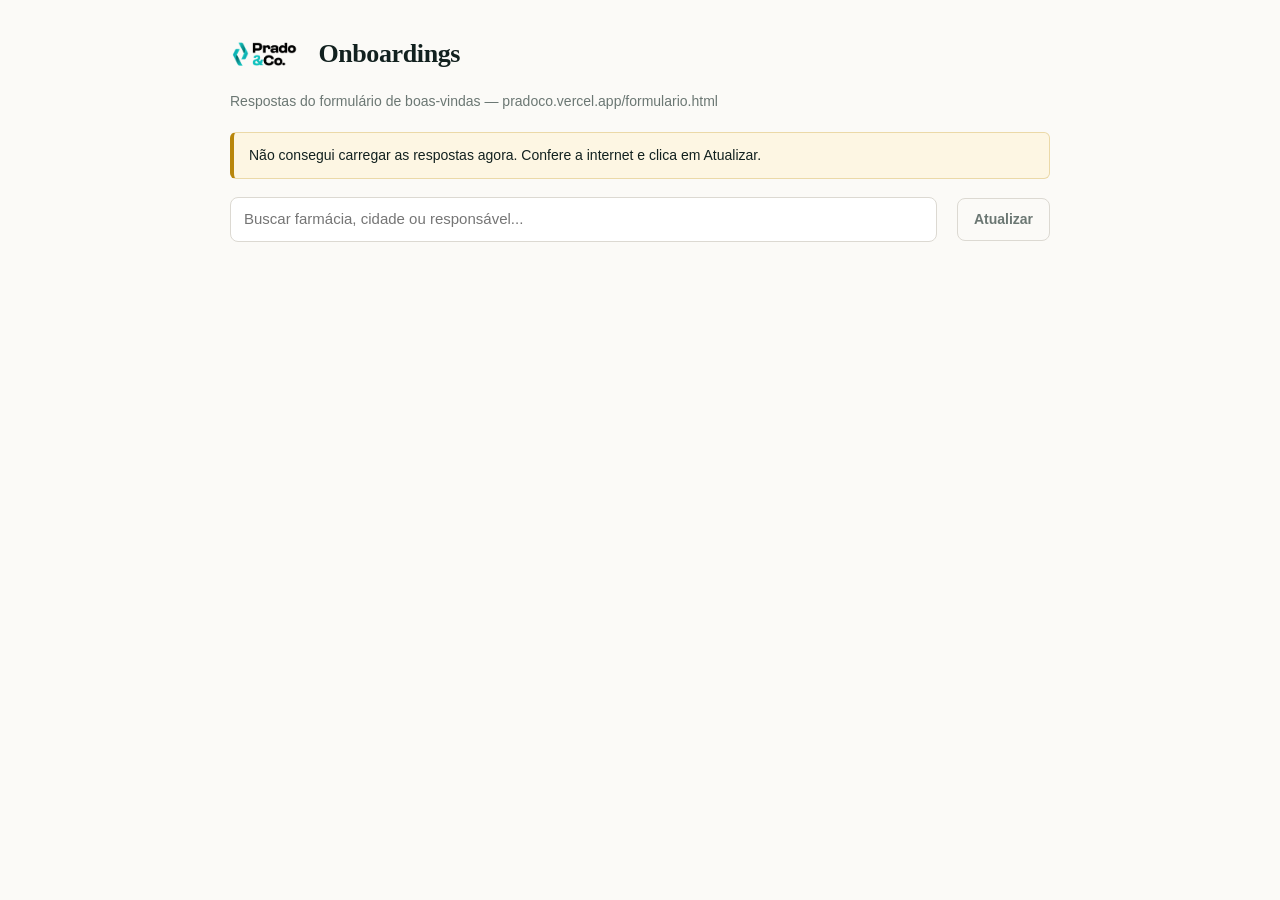
<file: respostas-onboarding.html>
<!DOCTYPE html>
<html lang="pt-BR">
<head>
<meta charset="utf-8">
<meta name="viewport" content="width=device-width, initial-scale=1">
<title>Onboardings — painel | Prado &amp; Co</title>
<style>
  :root{
    --tinta:#12211f; --papel:#FBFAF7; --verde:#0F766E; --verde-fundo:#0c5f59;
    --verde-claro:#E3F0EE; --verde-borda:#B9D8D3; --traco:#DCD9D2; --apagado:#6B7773;
    --destaque:#FDF6E3; --destaque-borda:#EBD9A8; --erro:#B91C1C;
  }
  *{box-sizing:border-box}
  body{margin:0;background:var(--papel);color:var(--tinta);
    font-family:"Inter","Segoe UI",-apple-system,BlinkMacSystemFont,Roboto,Helvetica,Arial,sans-serif;
    font-size:15.5px;line-height:1.5;-webkit-font-smoothing:antialiased}
  .wrap{max-width:860px;margin:0 auto;padding:0 20px 80px}
  header{padding:34px 0 6px;display:flex;align-items:center;gap:16px;flex-wrap:wrap}
  header img{height:32px;width:auto;display:block}
  h1{font-family:Georgia,"Times New Roman",serif;font-size:26px;margin:0;font-weight:600;letter-spacing:-.015em}
  .sub{flex-basis:100%;margin:2px 0 0;color:var(--apagado);font-size:14px}

  /* login */
  .login{max-width:380px;margin:60px auto;background:#fff;border:1px solid var(--traco);border-radius:10px;padding:26px 24px}
  .login h2{font-family:Georgia,serif;font-size:20px;margin:0 0 4px;font-weight:600}
  .login p{margin:0 0 18px;font-size:13.5px;color:var(--apagado)}
  .login input{width:100%;font:inherit;font-size:16px;padding:11px 13px;border:1px solid var(--traco);border-radius:8px;margin:0 0 12px}
  .login input:focus{outline:none;border-color:var(--verde);box-shadow:0 0 0 3px var(--verde-claro)}
  .login button{width:100%}
  .login .erro-login{display:none;color:var(--erro);font-size:13.5px;margin:2px 0 10px}

  /* barra de ferramentas */
  .ferramentas{display:flex;gap:10px;align-items:center;margin:18px 0 16px;flex-wrap:wrap}
  .ferramentas input{flex:1;min-width:200px;font:inherit;font-size:15px;padding:10px 13px;border:1px solid var(--traco);border-radius:8px;background:#fff}
  .ferramentas input:focus{outline:none;border-color:var(--verde);box-shadow:0 0 0 3px var(--verde-claro)}
  .contagem{font-size:13.5px;color:var(--apagado);white-space:nowrap}

  /* cartões */
  .cartao{background:#fff;border:1px solid var(--traco);border-radius:10px;margin:0 0 12px;overflow:hidden}
  .cartao > .cabeca{display:flex;align-items:center;gap:12px;padding:15px 18px;cursor:pointer;flex-wrap:wrap}
  .cartao > .cabeca:hover{background:#FDFDFB}
  .cartao .nome{font-weight:700;font-size:16.5px}
  .cartao .meta{font-size:13.5px;color:var(--apagado)}
  .cartao .quando{margin-left:auto;font-size:12.5px;color:var(--apagado);white-space:nowrap}
  .cartao .seta{color:var(--apagado);transition:transform .2s;font-size:13px}
  .cartao.aberto .seta{transform:rotate(90deg)}
  .cartao .corpo{display:none;border-top:1px solid var(--traco);padding:18px}
  .cartao.aberto .corpo{display:block}

  .grupo{margin:0 0 18px}
  .grupo:last-child{margin-bottom:0}
  .grupo h3{font-size:11.5px;font-weight:700;letter-spacing:.09em;text-transform:uppercase;color:var(--verde);margin:0 0 8px}
  .linha{display:flex;gap:10px;padding:5px 0;border-bottom:1px dashed #ECEAE4;font-size:14.5px}
  .linha:last-child{border-bottom:0}
  .linha b{flex:none;width:190px;font-weight:600;color:var(--apagado)}
  .linha span{flex:1;min-width:0;word-wrap:break-word}
  @media (max-width:560px){.linha{flex-direction:column;gap:1px}.linha b{width:auto}}

  .botoes{display:flex;gap:9px;flex-wrap:wrap;margin:16px 0 0;padding-top:16px;border-top:1px solid var(--traco)}
  button{font:inherit;font-size:14px;font-weight:650;padding:10px 16px;border-radius:8px;cursor:pointer;
    border:1px solid var(--verde);background:var(--verde);color:#fff;transition:background .15s}
  button:hover{background:var(--verde-fundo)}
  button.claro{background:var(--verde-claro);color:var(--verde);border-color:var(--verde-borda)}
  button.claro:hover{background:#d5e8e4}
  button.neutro{background:transparent;color:var(--apagado);border-color:var(--traco)}
  button.neutro:hover{color:var(--tinta);border-color:#BFC7C4}

  .vazio{text-align:center;color:var(--apagado);padding:60px 20px;font-size:15px}
  .aviso-topo{display:none;margin:14px 0;padding:12px 15px;background:var(--destaque);
    border:1px solid var(--destaque-borda);border-left:4px solid #B8860B;border-radius:6px;font-size:14px}
</style>
</head>
<body>
<div class="wrap">

  <header>
    <img src="[data-uri]" alt="Prado &amp; Co">
    <h1>Onboardings</h1>
    <p class="sub">Respostas do formulário de boas-vindas — pradoco.vercel.app/formulario.html</p>
  </header>

  <!-- PAINEL -->
  <div id="painel">
    <div class="aviso-topo" id="avisoTopo"></div>
    <div class="ferramentas">
      <input type="search" id="busca" placeholder="Buscar farmácia, cidade ou responsável...">
      <span class="contagem" id="contagem"></span>
      <button class="neutro" onclick="carregar()">Atualizar</button>
    </div>
    <div id="lista"></div>
  </div>

</div>

<script>
(function(){
  const SUPA_URL = "https://avitrcjknuphgdgzlmen.supabase.co";
  const SUPA_KEY = "eyJhbGciOiJIUzI1NiIsInR5cCI6IkpXVCJ9.eyJpc3MiOiJzdXBhYmFzZSIsInJlZiI6ImF2aXRyY2prbnVwaGdkZ3psbWVuIiwicm9sZSI6ImFub24iLCJpYXQiOjE3ODI0NjI4MjEsImV4cCI6MjA5ODAzODgyMX0.R7GLAiNMXv76mpti8_Ftwr6DqL3JbLUiwC74PmPFNBw";
  const TABELA = "onboarding_farmacia";

  const $ = id => document.getElementById(id);
  let dados = [];

  function esc(t){
    return String(t == null ? '' : t)
      .replace(/&/g,'&amp;').replace(/</g,'&lt;').replace(/>/g,'&gt;')
      .replace(/"/g,'&quot;').replace(/'/g,'&#39;');
  }
  function ou(v, alt){ return (v && String(v).trim()) ? String(v).trim() : (alt || '—'); }

  /* ---------- carregar respostas ---------- */
  window.carregar = function(){
    $('avisoTopo').style.display = 'none';
    fetch(SUPA_URL + '/rest/v1/' + TABELA + '?select=*&order=criado_em.desc', {
      headers:{'apikey':SUPA_KEY, 'Authorization':'Bearer ' + SUPA_KEY}
    }).then(r => r.json()).then(j => {
      dados = Array.isArray(j) ? j : [];
      render();
    }).catch(e => {
      if (e.message !== 'expirou'){
        $('avisoTopo').style.display = 'block';
        $('avisoTopo').textContent = 'Não consegui carregar as respostas agora. Confere a internet e clica em Atualizar.';
      }
    });
  };
  /* ---------- montar textos prontos ---------- */
  function resumoFrete(r){
    if (r.faz_entrega !== 'Sim') return 'Não faz entrega';
    let f = ou(r.tipo_frete, 'frete não informado');
    if (r.tipo_frete === 'Grátis acima de um valor' && r.entrega_gratis_acima)
      f = 'Grátis acima de ' + r.entrega_gratis_acima + (r.taxa_entrega ? ' (abaixo disso: ' + r.taxa_entrega + ')' : '');
    if (r.tipo_frete === 'Sempre tem taxa' && r.taxa_entrega)
      f = 'Taxa de ' + r.taxa_entrega;
    return f;
  }

  function cidadeCurta(r){ return ou(r.cidade,'[cidade]').split('/')[0].trim(); }

  function parcelaTexto(r){
    if (!r.parcelamento || r.parcelamento === 'Não parcelamos') return '';
    return 'Parcelamento em até ' + r.parcelamento + ' sem juros';
  }

  /* PROMPT pronto pra colar no Claude — sai roteiro (4 cenas) + legenda padrão Prado */
  function briefingRoteiro(r){
    const L = [];
    L.push('Escreve o roteiro institucional e a legenda desta farmácia no padrão Prado.');
    L.push('');
    L.push('== DADOS DA FARMÁCIA ==');
    L.push('Nome: ' + ou(r.farmacia));
    L.push('Cidade: ' + ou(r.cidade));
    L.push('Tempo de loja: ' + ou(r.anos_loja));
    L.push('Endereço: ' + ou(r.endereco));
    L.push('WhatsApp: ' + ou(r.whatsapp_atendimento));
    L.push('Instagram: ' + ou(r.instagram));
    L.push('Melhor preço em: ' + ou(r.melhor_preco));
    if (r.vende_bem) L.push('Vende bem: ' + r.vende_bem);
    if (r.servicos) L.push('Serviços grátis na loja: ' + r.servicos);
    if (r.diferencial) L.push('Diferencial: ' + r.diferencial);
    L.push('Entrega: ' + (r.faz_entrega === 'Sim' ? resumoFrete(r) + (r.raio_entrega ? ' — área: ' + r.raio_entrega : '') : 'não faz entrega'));
    L.push('Parcelamento: ' + ou(r.parcelamento));
    if (r.observacoes) L.push('Observação do cliente: ' + r.observacoes);
    L.push('');
    L.push('== REGRAS DO ROTEIRO ==');
    L.push('- Estrutura de 4 cenas, vídeo vertical 9:16, ~20s, dono ou balconista andando pela loja falando pra câmera.');
    L.push('- Cena 1 (gancho): abrir SEMPRE com "Você de ' + cidadeCurta(r) + ' sabia que a ' + ou(r.farmacia,'[marca]') + '..." — nunca abrir com produto ou preço.');
    L.push('- Cena 2: preço/diferenciais. Cena 3: entrega + parcelamento. Cena 4: CTA chamando no WhatsApp.');
    L.push('- Só usar o que está nos dados acima. Não inventar frete grátis, parcelamento nem promoção que não foi informada.');
    L.push('- Traduzir jargão pra linguagem do cliente (dermocosmético -> cuidados com a pele).');
    L.push('- O PDF/entrega pro cliente leva só as cenas e as dicas de gravação, nada de nota interna.');
    L.push('');
    L.push('== LEGENDA (padrão Prado, formato checklist) ==');
    L.push('Monta assim, trocando os dados:');
    L.push('');
    L.push('📍 Se você é de ' + cidadeCurta(r) + ', precisa conhecer a ' + ou(r.farmacia,'[farmácia]') + '! 💊');
    L.push('');
    L.push('[frase de tradição/atendimento — usar os ' + ou(r.anos_loja,'X anos') + ' de casa] 🤝');
    L.push('');
    L.push('Além disso, aqui você tem:');
    if (r.melhor_preco) L.push('✅ Melhor preço em ' + r.melhor_preco);
    if (r.servicos) r.servicos.split(',').forEach(sv => { if(sv.trim()) L.push('✅ ' + sv.trim()); });
    if (parcelaTexto(r)) L.push('✅ ' + parcelaTexto(r));
    if (r.faz_entrega === 'Sim') L.push('✅ ' + resumoFrete(r) + (r.raio_entrega ? ' (' + r.raio_entrega + ')' : '') + ' 🛵');
    if (r.diferencial) L.push('✅ ' + r.diferencial);
    L.push('');
    L.push('Chame a gente no WhatsApp e faça o seu pedido! 💬❤️');
    L.push('📲 ' + ou(r.whatsapp_atendimento));
    L.push('');
    L.push('#' + ou(r.farmacia,'Farmacia').replace(/[^A-Za-zÀ-ÿ0-9]/g,'') + ' #' + cidadeCurta(r).replace(/[^A-Za-zÀ-ÿ0-9]/g,'') + ' #Farmácia #SuaFarmáciaDeConfiança');
    return L.join('\n');
  }

  /* MENSAGEM curta pro grupo dos designers — só o que entra na arte de entrega */
  function repasseDesigners(r){
    const L = [];
    L.push('🎨 ARTE DE ENTREGA — ' + ou(r.farmacia));
    L.push('');
    if (r.faz_entrega === 'Sim'){
      L.push('Entrega: ' + resumoFrete(r));
      L.push('Área: ' + ou(r.raio_entrega));
    } else {
      L.push('Entrega: não faz');
    }
    if (parcelaTexto(r)) L.push('Parcelamento: até ' + r.parcelamento + ' sem juros');
    L.push('WhatsApp: ' + ou(r.whatsapp_atendimento));
    L.push('Endereço: ' + ou(r.endereco));
    L.push('@: ' + ou(r.instagram));
    return L.join('\n');
  }

  window.copiar = function(idx, tipo, btn){
    const r = dados[idx];
    const texto = tipo === 'roteiro' ? briefingRoteiro(r) : repasseDesigners(r);
    const ok = () => {
      const antes = btn.textContent;
      btn.textContent = 'Copiado ✓';
      setTimeout(() => btn.textContent = antes, 2000);
    };
    if (navigator.clipboard){ navigator.clipboard.writeText(texto).then(ok).catch(()=>fallback(texto, ok)); }
    else fallback(texto, ok);
  };
  function fallback(texto, pronto){
    const ta = document.createElement('textarea');
    ta.value = texto; ta.style.position='fixed'; ta.style.opacity='0';
    document.body.appendChild(ta); ta.select();
    try{ document.execCommand('copy'); pronto(); }catch(e){}
    document.body.removeChild(ta);
  }

  /* ---------- render ---------- */
  function dataBr(iso){
    if (!iso) return '';
    const d = new Date(iso);
    return d.toLocaleDateString('pt-BR', {day:'2-digit',month:'2-digit'}) + ' ' +
           d.toLocaleTimeString('pt-BR', {hour:'2-digit',minute:'2-digit'});
  }

  function linha(rotulo, valor){
    if (!valor || !String(valor).trim()) return '';
    return '<div class="linha"><b>' + esc(rotulo) + '</b><span>' + esc(valor) + '</span></div>';
  }

  window.render = function(){
    const q = ($('busca').value || '').toLowerCase();
    const vis = dados.map((r,i)=>({r,i})).filter(({r}) =>
      !q || [r.farmacia, r.cidade, r.responsavel].some(v => v && v.toLowerCase().includes(q)));

    $('contagem').textContent = vis.length + (vis.length === 1 ? ' resposta' : ' respostas');

    if (!vis.length){
      $('lista').innerHTML = '<p class="vazio">' + (dados.length ?
        'Nenhuma resposta bate com a busca.' :
        'Nenhum onboarding recebido ainda. Quando a primeira farmácia preencher o formulário, ela aparece aqui.') + '</p>';
      return;
    }

    $('lista').innerHTML = vis.map(({r,i}) =>
      '<div class="cartao" id="c'+i+'">' +
        '<div class="cabeca" onclick="document.getElementById(\'c'+i+'\').classList.toggle(\'aberto\')">' +
          '<span class="seta">▶</span>' +
          '<div><div class="nome">' + esc(ou(r.farmacia,'(sem nome)')) + '</div>' +
          '<div class="meta">' + esc(ou(r.cidade,'')) + (r.responsavel ? ' · ' + esc(r.responsavel) : '') + '</div></div>' +
          '<span class="quando">' + dataBr(r.criado_em) + '</span>' +
        '</div>' +
        '<div class="corpo">' +
          '<div class="grupo"><h3>A loja</h3>' +
            linha('Responsável', r.responsavel) +
            linha('Cidade', r.cidade) +
            linha('Endereço', r.endereco) +
            linha('Tempo de loja', r.anos_loja) +
            linha('WhatsApp de atendimento', r.whatsapp_atendimento) +
            linha('Instagram', r.instagram) +
          '</div>' +
          '<div class="grupo"><h3>Entrega</h3>' +
            linha('Faz entrega', r.faz_entrega) +
            linha('Frete', r.faz_entrega === 'Sim' ? resumoFrete(r) : '') +
            linha('Área', r.raio_entrega) +
            linha('Quem entrega', r.motoboy) +
          '</div>' +
          '<div class="grupo"><h3>Pagamento</h3>' +
            linha('Parcelamento sem juros', r.parcelamento) +
          '</div>' +
          '<div class="grupo"><h3>Produtos e serviços</h3>' +
            linha('Melhor preço', r.melhor_preco) +
            linha('Vende bem', r.vende_bem) +
            linha('Serviços grátis', r.servicos) +
            linha('Diferencial', r.diferencial) +
          '</div>' +
          '<div class="grupo"><h3>Tráfego</h3>' +
            linha('Página no Facebook', r.tem_pagina) +
            linha('Link da página', r.link_pagina) +
            linha('Conta de anúncios', r.tem_conta_ads) +
            linha('Pagamento do tráfego', r.forma_trafego) +
            linha('CPF/CNPJ (Pix)', r.cpf_cnpj_titular) +
          '</div>' +
          (r.observacoes ? '<div class="grupo"><h3>Observações</h3>' + linha('Do cliente', r.observacoes) + '</div>' : '') +
          '<div class="botoes">' +
            '<button onclick="copiar('+i+', \'roteiro\', this)">Copiar pra fazer o roteiro + legenda</button>' +
            '<button class="claro" onclick="copiar('+i+', \'designers\', this)">Copiar mensagem pro design</button>' +
          '</div>' +
        '</div>' +
      '</div>'
    ).join('');
  };

  $('busca').addEventListener('input', render);

  carregar();
})();
</script>
</body>
</html>
</file>
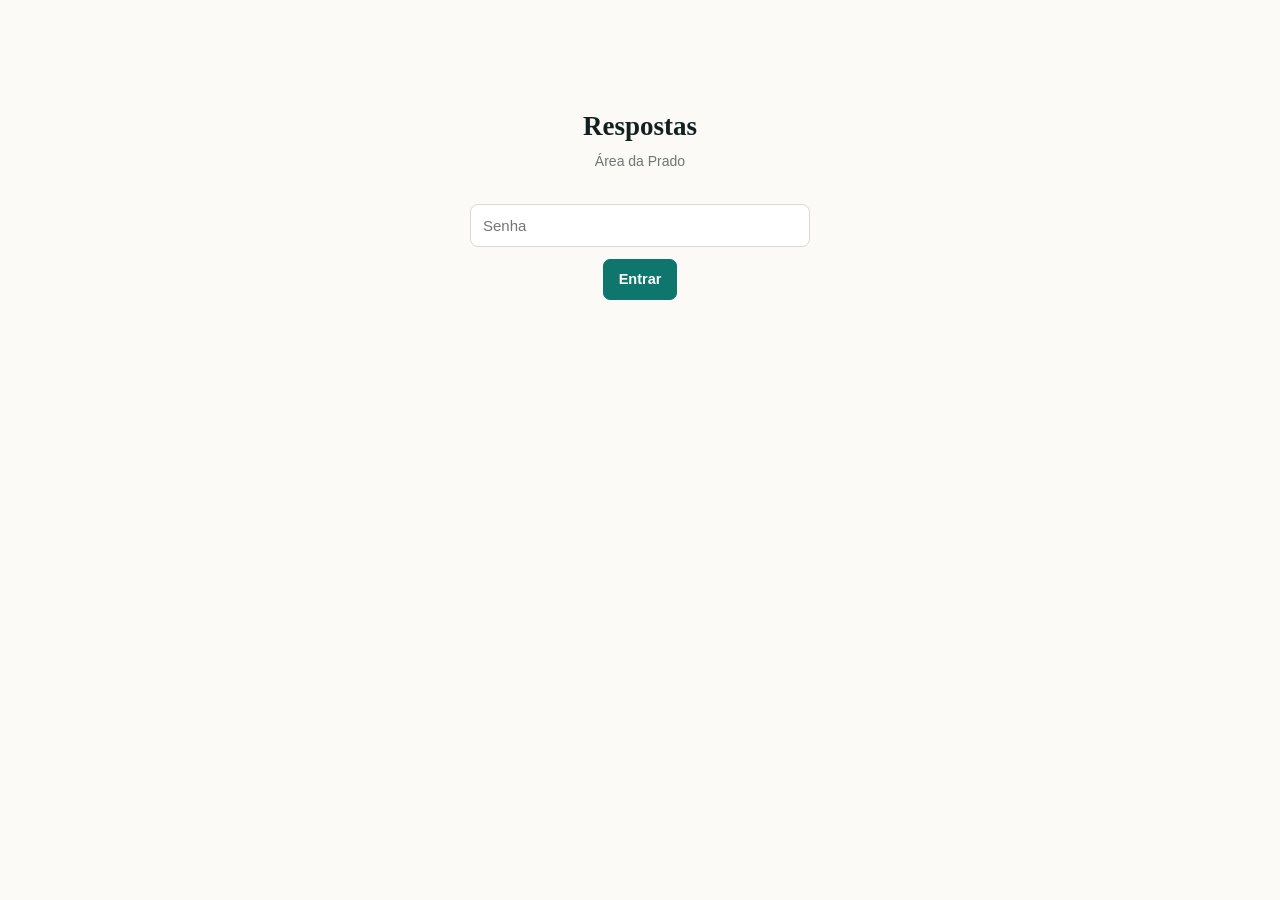
<file: respostas.html>
<!DOCTYPE html>
<html lang="pt-BR">
<head>
<meta charset="utf-8">
<meta name="viewport" content="width=device-width,initial-scale=1">
<title>Respostas — Planejamento | Prado &amp; Co</title>
<style>
:root{--tinta:#12211f;--papel:#FBFAF7;--verde:#0F766E;--verde-claro:#E3F0EE;--verde-borda:#B9D8D3;
      --traco:#DCD9D2;--apagado:#6B7773;--destaque:#FDF6E3;--destaque-borda:#EBD9A8}
*{box-sizing:border-box}
body{margin:0;background:var(--papel);color:var(--tinta);font-family:Inter,"Segoe UI",-apple-system,sans-serif;font-size:16px;line-height:1.5}
.wrap{max-width:960px;margin:0 auto;padding:26px 18px 80px}
h1{font-family:Georgia,serif;font-size:27px;margin:0 0 4px}
.sub{color:var(--apagado);font-size:14px;margin:0 0 20px}

.barra{display:flex;gap:10px;align-items:center;margin-bottom:18px;flex-wrap:wrap}
.cont{font-size:14px;color:var(--apagado);margin-right:auto}
button{font:inherit;font-size:14.5px;font-weight:650;padding:9px 15px;border-radius:7px;cursor:pointer;
       border:1px solid var(--verde);background:var(--verde);color:#fff}
button.ghost{background:#fff;color:var(--verde)}
button:hover{opacity:.9}
select{font:inherit;font-size:14.5px;padding:9px 12px;border:1px solid var(--traco);border-radius:7px;background:#fff}

.card{background:#fff;border:1px solid var(--traco);border-radius:10px;padding:18px;margin-bottom:14px}
.card .topo{display:flex;align-items:baseline;gap:10px;flex-wrap:wrap;margin:0 0 12px}
.card h3{margin:0;font-size:18px;flex:1}
.card .quando{font-size:12.5px;color:var(--apagado)}
.linha{font-size:14.5px;margin:7px 0;white-space:pre-wrap}
.rot{font-weight:650;color:var(--verde);display:block;font-size:12px;letter-spacing:.05em;text-transform:uppercase;margin-bottom:1px}

.selo{font-size:11px;font-weight:700;letter-spacing:.04em;text-transform:uppercase;padding:3px 9px;border-radius:20px;
      color:#B8860B;background:var(--destaque);border:1px solid var(--destaque-borda)}
.selo.call{color:var(--verde);background:var(--verde-claro);border-color:var(--verde-borda)}

.miniaturas{display:flex;gap:8px;flex-wrap:wrap;margin:6px 0 0}
.miniaturas a{display:block;width:88px;height:88px;border-radius:7px;overflow:hidden;border:1px solid var(--traco);background:#F4F2ED;
              text-decoration:none;color:var(--apagado);font-size:11px;display:flex;align-items:center;justify-content:center;text-align:center;padding:6px}
.miniaturas img{width:100%;height:100%;object-fit:cover;display:block}
.miniaturas a:hover{border-color:var(--verde)}

.acoes-card{display:flex;gap:8px;flex-wrap:wrap;margin:14px 0 0;padding-top:13px;border-top:1px solid var(--traco)}
.vazio{text-align:center;color:var(--apagado);padding:50px;background:#fff;border:1px solid var(--traco);border-radius:10px}

/* ---- modal do banco ---- */
.fundo{position:fixed;inset:0;background:rgba(18,33,31,.55);display:none;align-items:flex-start;justify-content:center;
       padding:34px 16px;overflow:auto;z-index:50}
.fundo.aberto{display:flex}
.modal{background:var(--papel);border-radius:12px;max-width:900px;width:100%;padding:22px}
.modal .cabeca{display:flex;align-items:baseline;gap:12px;flex-wrap:wrap;margin:0 0 4px}
.modal h2{font-family:Georgia,serif;font-size:22px;margin:0;flex:1}
.modal .fechar{border:0;background:transparent;color:var(--apagado);font-size:26px;line-height:1;padding:0 4px;cursor:pointer}
.modal .fechar:hover{color:var(--tinta)}
.pasta{margin:20px 0 0}
.pasta .titulo{font-size:12px;font-weight:700;letter-spacing:.06em;text-transform:uppercase;color:var(--verde);margin:0 0 9px;display:block}
.grade{display:grid;grid-template-columns:repeat(auto-fill,minmax(120px,1fr));gap:10px}
.grade a{display:flex;align-items:center;justify-content:center;text-align:center;padding:8px;
         aspect-ratio:1;border-radius:8px;overflow:hidden;border:1px solid var(--traco);background:#fff;
         text-decoration:none;color:var(--apagado);font-size:11.5px;word-break:break-word}
.grade img{width:100%;height:100%;object-fit:cover;display:block}
.grade a:hover{border-color:var(--verde)}
.trava{max-width:340px;margin:80px auto;text-align:center}
.trava input{width:100%;padding:12px;font-size:15px;border:1px solid var(--traco);border-radius:8px;margin:12px 0}
#painel{display:none}
@media(max-width:600px){.barra{flex-direction:column;align-items:stretch}.cont{margin:0 0 4px}}
</style>
</head>
<body>
<div class="wrap">

  <div class="trava" id="trava">
    <h1>Respostas</h1>
    <p class="sub">Área da Prado</p>
    <input type="password" id="senha" placeholder="Senha" onkeydown="if(event.key==='Enter')entrar()">
    <button onclick="entrar()">Entrar</button>
  </div>

  <div id="painel">
    <h1>Respostas do planejamento</h1>
    <p class="sub">Farmácias que preencheram · atualiza ao abrir</p>

    <div class="barra">
      <span class="cont" id="cont">carregando…</span>
      <select id="filtroMes" onchange="render()">
        <option value="">Todos os meses</option>
      </select>
      <button class="ghost" onclick="carregar()">Atualizar</button>
      <button class="ghost" onclick="verAgenda()">Minha agenda</button>
      <button onclick="exportar(event)">Exportar tudo</button>
    </div>

    <div id="lista"><div class="vazio">Carregando…</div></div>
  </div>

  <div class="fundo" id="fundo" onclick="if(event.target===this)fecharBanco()">
    <div class="modal">
      <div class="cabeca">
        <h2 id="bancoTitulo">Banco de imagens</h2>
        <button class="ghost" onclick="copiarBanco(event)">Copiar todos os links</button>
        <button class="fechar" onclick="fecharBanco()" title="Fechar">&times;</button>
      </div>
      <p class="sub" id="bancoSub">Tudo que essa farmácia já enviou.</p>
      <div id="bancoConteudo"><div class="vazio">Carregando…</div></div>
    </div>
  </div>

</div>

<script>
const SUPA_URL = "https://avitrcjknuphgdgzlmen.supabase.co";
const SUPA_KEY = "eyJhbGciOiJIUzI1NiIsInR5cCI6IkpXVCJ9.eyJpc3MiOiJzdXBhYmFzZSIsInJlZiI6ImF2aXRyY2prbnVwaGdkZ3psbWVuIiwicm9sZSI6ImFub24iLCJpYXQiOjE3ODI0NjI4MjEsImV4cCI6MjA5ODAzODgyMX0.R7GLAiNMXv76mpti8_Ftwr6DqL3JbLUiwC74PmPFNBw";
const SENHA = "prado2026";
let dados = [];

function entrar(){
  if (document.getElementById('senha').value === SENHA){
    document.getElementById('trava').style.display='none';
    document.getElementById('painel').style.display='block';
    carregar();
  } else alert('Senha errada');
}

function carregar(){
  fetch(SUPA_URL+'/rest/v1/planejamento_farmacia?select=*&order=criado_em.desc',
        {headers:{apikey:SUPA_KEY, Authorization:'Bearer '+SUPA_KEY}})
    .then(r=>r.json())
    .then(d=>{
      dados = Array.isArray(d) ? d : [];
      const meses = [...new Set(dados.map(x=>x.mes_ref).filter(Boolean))];
      const sel = document.getElementById('filtroMes');
      sel.innerHTML = '<option value="">Todos os meses</option>' +
        meses.map(m=>'<option value="'+m+'">'+m+'</option>').join('');
      if (meses.indexOf('setembro/2026') > -1) sel.value = 'setembro/2026';
      render();
    })
    .catch(()=>{ document.getElementById('cont').textContent = 'Erro ao carregar'; });
}

function esc(s){
  return String(s==null?'':s).replace(/[&<>"]/g, c=>({'&':'&amp;','<':'&lt;','>':'&gt;','"':'&quot;'}[c]));
}
function campo(rot, val){
  return (val && String(val).trim())
    ? '<div class="linha"><span class="rot">'+esc(rot)+'</span>'+esc(val)+'</div>' : '';
}
function ehImagem(u){ return /\.(jpe?g|png|webp|gif|heic)(\?|$)/i.test(u); }

function galeria(rot, blob){
  if (!blob || !blob.trim()) return '';
  const urls = blob.split('\n').map(u=>u.trim()).filter(Boolean);
  if (!urls.length) return '';
  const itens = urls.map(u=>{
    const nome = decodeURIComponent(u.split('/').pop()).slice(0,28);
    return ehImagem(u)
      ? '<a href="'+esc(u)+'" target="_blank" rel="noopener"><img src="'+esc(u)+'" loading="lazy" alt=""></a>'
      : '<a href="'+esc(u)+'" target="_blank" rel="noopener">'+esc(nome)+'</a>';
  }).join('');
  return '<div class="linha"><span class="rot">'+esc(rot)+' ('+urls.length+')</span>'+
         '<div class="miniaturas">'+itens+'</div></div>';
}

function filtrados(){
  const m = document.getElementById('filtroMes').value;
  return m ? dados.filter(d=>d.mes_ref === m) : dados;
}

function render(){
  const d = filtrados();
  document.getElementById('cont').textContent = d.length + ' farmácia(s) responderam';
  const L = document.getElementById('lista');
  if (!d.length){ L.innerHTML = '<div class="vazio">Ninguém preencheu ainda.</div>'; return; }

  L.innerHTML = d.map((x,i)=>{
    const quando = x.criado_em
      ? new Date(x.criado_em).toLocaleString('pt-BR',{day:'2-digit',month:'2-digit',hour:'2-digit',minute:'2-digit',timeZone:'America/Sao_Paulo'})
      : '';
    const selos = (x.datas ? '<span class="selo">'+esc(x.datas.split(';').length)+' data(s)</span> ' : '') +
                  (x.call_agendada ? '<span class="selo call">reunião marcada</span>' : '');
    return '<div class="card">'+
      '<div class="topo"><h3>'+esc(x.farmacia||'(sem nome)')+'</h3>'+selos+
      '<span class="quando">'+esc(quando)+'</span></div>'+
      galeria('Ofertas enviadas', x.ofertas_arquivos)+
      campo('Ofertas digitadas', x.ofertas_texto)+
      campo('Datas de setembro', x.datas)+
      campo('Ação na loja', x.acoes_loja)+
      galeria('Material da loja', x.material_arquivos)+
      (x.material_ja_enviado ? '<div class="linha"><span class="rot">Material</span>Cliente diz que já enviou antes.</div>' : '')+
      campo('Quem grava', x.quem_grava)+
      campo('Funcionamento 07/09', x.funcionamento_feriado)+
      campo('Vende bem', x.vende_bem)+
      campo('Reunião de Resultados', x.call_agendada)+
      campo('Grupo / Linktree', x.ja_tem_grupo === 'nao' ? 'Falta montar' : (x.ja_tem_grupo === 'sim' ? 'Já tem os dois' : ''))+
      campo('Nome do grupo', x.nome_grupo)+
      campo('WhatsApp', x.whatsapp)+
      campo('Endereço', x.endereco)+
      campo('Observação', x.observacao)+
      '<div class="acoes-card">'+
        '<button onclick="abrirBanco('+i+')">Banco de imagens</button>'+
        '<button class="ghost" onclick="copiarBriefing('+i+',event)">Copiar briefing</button>'+
        '<button class="ghost" onclick="copiarDesign('+i+',event)">Copiar pros designers</button>'+
      '</div>'+
    '</div>';
  }).join('');
}

function copiar(texto, alvo, rotulo){
  const original = alvo.textContent;
  const ok = ()=>{ alvo.textContent='Copiado ✓'; setTimeout(()=>alvo.textContent=original, 2000); };
  if (navigator.clipboard) navigator.clipboard.writeText(texto).then(ok).catch(()=>alert(texto));
  else alert(texto);
}

function copiarBriefing(i, ev){
  const x = filtrados()[i];
  copiar(x.resumo || montar(x), ev.target);
}

function montar(x){
  const L = ['PLANEJAMENTO — ' + (x.farmacia||'?')];
  [['Ofertas', x.ofertas_texto],['Arquivos de oferta', x.ofertas_arquivos],
   ['Datas', x.datas],['Ação', x.acoes_loja],['Material', x.material_arquivos],
   ['Quem grava', x.quem_grava],['Feriado 07/09', x.funcionamento_feriado],
   ['Vende bem', x.vende_bem],['Reunião', x.call_agendada],['Observação', x.observacao]]
   .forEach(d=>{ if(d[1]) L.push(d[0]+': '+d[1]); });
  return L.join('\n');
}

function copiarDesign(i, ev){
  const x = filtrados()[i];
  const L = ['MATERIAL — ' + (x.farmacia||'?')];
  if (x.datas) L.push('Datas do mês: ' + x.datas);
  if (x.ofertas_arquivos){ L.push(''); L.push('Encarte / tabela de ofertas:'); L.push(x.ofertas_arquivos); }
  if (x.ofertas_texto){ L.push(''); L.push('Produtos digitados:'); L.push(x.ofertas_texto); }
  if (x.material_arquivos){ L.push(''); L.push('Fotos da loja e logo:'); L.push(x.material_arquivos); }
  if (x.material_ja_enviado) L.push('(Cliente diz que já mandou material antes — procurar no grupo.)');
  if (x.endereco){ L.push(''); L.push('Endereço: ' + x.endereco); }
  if (x.whatsapp) L.push('WhatsApp: ' + x.whatsapp);
  copiar(L.join('\n'), ev.target);
}

function exportar(ev){
  copiar(filtrados().map(x=> x.resumo || montar(x)).join('\n\n———\n\n'), ev.target);
}

/* ---------- banco de imagens (lê o Storage direto) ---------- */
const BUCKET = 'planejamento';
let bancoLinks = [];

function slugFarmacia(nome){
  return String(nome||'sem-nome').normalize('NFD').replace(/[\u0300-\u036f]/g,'')
    .replace(/[^a-zA-Z0-9._-]/g,'-').replace(/-+/g,'-').toLowerCase()
    .replace(/\.+/g,'-').slice(0,50);
}

function listar(prefix){
  return fetch(SUPA_URL+'/storage/v1/object/list/'+BUCKET, {
    method:'POST',
    headers:{'Content-Type':'application/json', apikey:SUPA_KEY, Authorization:'Bearer '+SUPA_KEY},
    body: JSON.stringify({prefix: prefix, limit: 100, offset: 0, sortBy:{column:'name', order:'asc'}})
  }).then(r=>r.json()).then(x=>Array.isArray(x)?x:[]);
}

// desce até 3 níveis: farmacia/mes/tipo/arquivo
function varrer(prefix, nivel){
  return listar(prefix).then(itens=>{
    const arquivos = itens.filter(i=>i.id).map(i=>prefix + i.name);
    const pastas   = itens.filter(i=>!i.id);
    if (nivel >= 3 || !pastas.length) return arquivos;
    return Promise.all(pastas.map(p=>varrer(prefix + p.name + '/', nivel+1)))
      .then(res=>arquivos.concat(...res));
  });
}

function abrirBanco(i){
  const x = filtrados()[i];
  const nome = x.farmacia || 'sem-nome';
  document.getElementById('bancoTitulo').textContent = nome;
  document.getElementById('bancoSub').textContent = 'Tudo que essa farmácia já enviou.';
  document.getElementById('bancoConteudo').innerHTML = '<div class="vazio">Carregando…</div>';
  document.getElementById('fundo').classList.add('aberto');
  bancoLinks = [];

  varrer(slugFarmacia(nome) + '/', 1).then(caminhos=>{
    if (!caminhos.length){
      document.getElementById('bancoConteudo').innerHTML =
        '<div class="vazio">Essa farmácia ainda não enviou nenhum arquivo.</div>';
      return;
    }
    const grupos = {};
    caminhos.forEach(c=>{
      const partes = c.split('/');
      const chave = partes.slice(1, partes.length-1).join(' · ') || 'geral';
      const url = SUPA_URL + '/storage/v1/object/public/' + BUCKET + '/' +
                  c.split('/').map(encodeURIComponent).join('/');
      (grupos[chave] = grupos[chave] || []).push({url: url, nome: partes[partes.length-1]});
      bancoLinks.push(url);
    });

    document.getElementById('bancoSub').textContent =
      caminhos.length + ' arquivo(s) no total.';

    document.getElementById('bancoConteudo').innerHTML =
      Object.keys(grupos).sort().reverse().map(g=>
        '<div class="pasta"><span class="titulo">'+esc(g)+'</span><div class="grade">'+
        grupos[g].map(a=> ehImagem(a.url)
          ? '<a href="'+esc(a.url)+'" target="_blank" rel="noopener"><img src="'+esc(a.url)+'" loading="lazy" alt=""></a>'
          : '<a href="'+esc(a.url)+'" target="_blank" rel="noopener">'+esc(decodeURIComponent(a.nome).slice(0,34))+'</a>'
        ).join('')+
        '</div></div>'
      ).join('');
  }).catch(()=>{
    document.getElementById('bancoConteudo').innerHTML =
      '<div class="vazio">Não consegui ler os arquivos agora.</div>';
  });
}

function fecharBanco(){ document.getElementById('fundo').classList.remove('aberto'); }
document.addEventListener('keydown', e=>{ if(e.key==='Escape') fecharBanco(); });

function copiarBanco(ev){
  if (!bancoLinks.length){ alert('Nenhum arquivo pra copiar.'); return; }
  copiar(document.getElementById('bancoTitulo').textContent + '\n\n' + bancoLinks.join('\n'), ev.target);
}

function verAgenda(){
  fetch(SUPA_URL+'/rest/v1/agenda_slots?ocupado=eq.true&order=inicio.asc&select=inicio,farmacia,contato',
        {headers:{apikey:SUPA_KEY, Authorization:'Bearer '+SUPA_KEY}})
    .then(r=>r.json())
    .then(s=>{
      if (!Array.isArray(s) || !s.length){ alert('Nenhuma reunião marcada ainda.'); return; }
      const t = s.map(x=>{
        const q = new Date(x.inicio).toLocaleString('pt-BR',
          {weekday:'short',day:'2-digit',month:'2-digit',hour:'2-digit',minute:'2-digit',timeZone:'America/Sao_Paulo'});
        return q + ' — ' + (x.farmacia||'?') + (x.contato ? ' (' + x.contato + ')' : '');
      }).join('\n');
      alert('SUAS REUNIÕES\n\n' + t);
    })
    .catch(()=>alert('Não consegui carregar a agenda.'));
}
</script>
</body>
</html>
</file>
